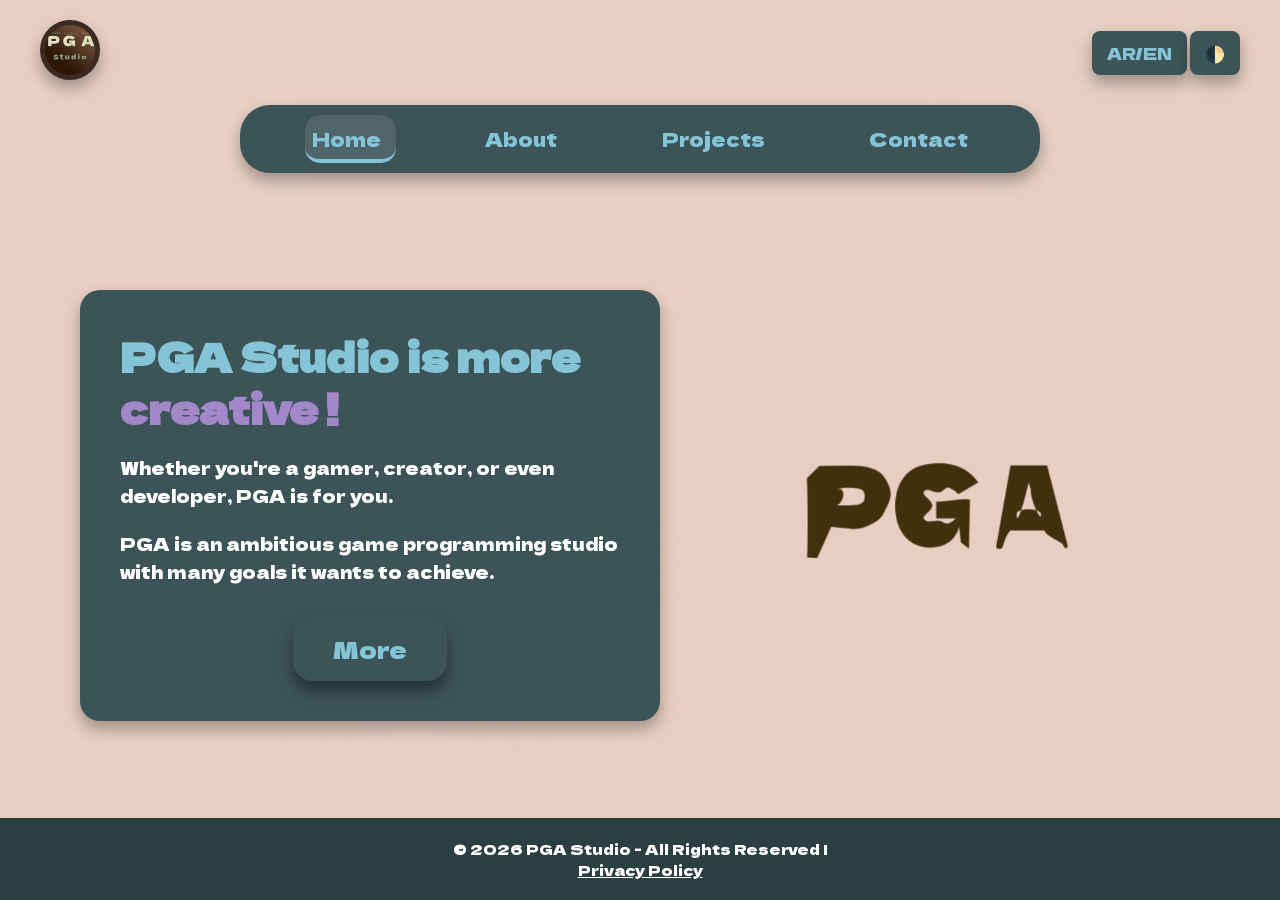
<file: index.html>
<!DOCTYPE html>
<html lang="en" dir="ltr">
<head>
    <meta charset="UTF-8">
    <meta name="viewport" content="width=device-width, initial-scale=1.0">
    <title>PGA Studio - Home</title>
    <link rel="icon" href="pgap.png" type="image/png">
    <link href="https://fonts.googleapis.com/css2?family=Dela+Gothic+One&display=swap" rel="stylesheet">
    <link rel="stylesheet" href="style.css">
</head>
<body class="light-mode">
    <header>
        <div class="top-controls">
            <div class="logo-area">
                <img src="pgap.png" alt="PGA Logo" class="clickable-asset header-logo" id="header-logo">
            </div>
            <div class="toggle-buttons">
                <button id="lang-toggle" class="btn-toggle">AR/EN</button>
                <button id="theme-toggle" class="btn-toggle">🌓</button>
            </div>
        </div>
        
        <nav>
            <ul id="nav-list">
                <li><a href="index.html" class="active" data-en="Home" data-ar="الرئيسية">Home</a></li>
                <li><a href="about.html" data-en="About" data-ar="حول">About</a></li>
                <li><a href="projects.html" data-en="Projects" data-ar="المشاريع">Projects</a></li>
                <li><a href="contact.html" data-en="Contact" data-ar="تواصل معنا">Contact</a></li>
                <div class="nav-indicator"></div>
            </ul>
        </nav>
    </header>

    <main class="home-main">
        <div class="content-box">
            <h1 data-en="PGA Studio is more <span class='highlight-purple'>creative !</span>" 
                data-ar="استوديو PGA أكثر <span class='highlight-purple'>إبداعاً !</span>">
                PGA Studio is more <span class="highlight-purple">creative !</span>
            </h1>
            
            <p data-en="Whether you're a gamer, creator, or even developer, PGA is for you." 
               data-ar="سواء كنت لاعباً، صانع محتوى، أو حتى مطوراً، PGA مناسب لك.">
                Whether you're a gamer, creator, or even developer, PGA is for you.
            </p>
            
            <p data-en="PGA is an ambitious game programming studio with many goals it wants to achieve." 
               data-ar="PGA هو استوديو برمجة ألعاب طموح لديه الكثير من الأهداف ليحققها.">
                PGA is an ambitious game programming studio with many goals it wants to achieve.
            </p>
            
            <div class="action-area">
                <a href="about.html" class="btn-more" data-en="More" data-ar="المزيد">More</a>
            </div>
        </div>

        <div class="image-box">
            <img src="pga.png" alt="PGA Image" class="clickable-asset main-image">
        </div>
    </main>

    <footer>
        <p data-en="© 2026 PGA Studio - All Rights Reserved | " data-ar="© 2026 PGA Studio - جميع الحقوق محفوظة | ">© 2026 PGA Studio - All Rights Reserved | </p>
        <p style="display: inline;"><a href="privacy.html" style="color: inherit; text-decoration: underline;" data-en="Privacy Policy" data-ar="سياسة الخصوصية">Privacy Policy</a></p>
    </footer>

    <div class="bottom-sheet-overlay" id="bottom-sheet">
        <div class="sheet-content">
            <button class="close-sheet" id="close-sheet">&times;</button>
            <h2 data-en="The Studio" data-ar="الاستوديو">The Studio</h2>
            <p data-en="Welcome to PGA Studio. We are a creative team dedicated to crafting immersive gaming experiences. Stay tuned for our upcoming projects!" 
               data-ar="مرحباً بكم في استوديو PGA. نحن فريق مبدع مكرس لتقديم تجارب ألعاب غامرة. ترقبوا مشاريعنا القادمة!">
                Welcome to PGA Studio. We are a creative team dedicated to crafting immersive gaming experiences. Stay tuned for our upcoming projects!
            </p>
        </div>
    </div>

    <script src="script.js"></script>
</body>
</html>
</file>
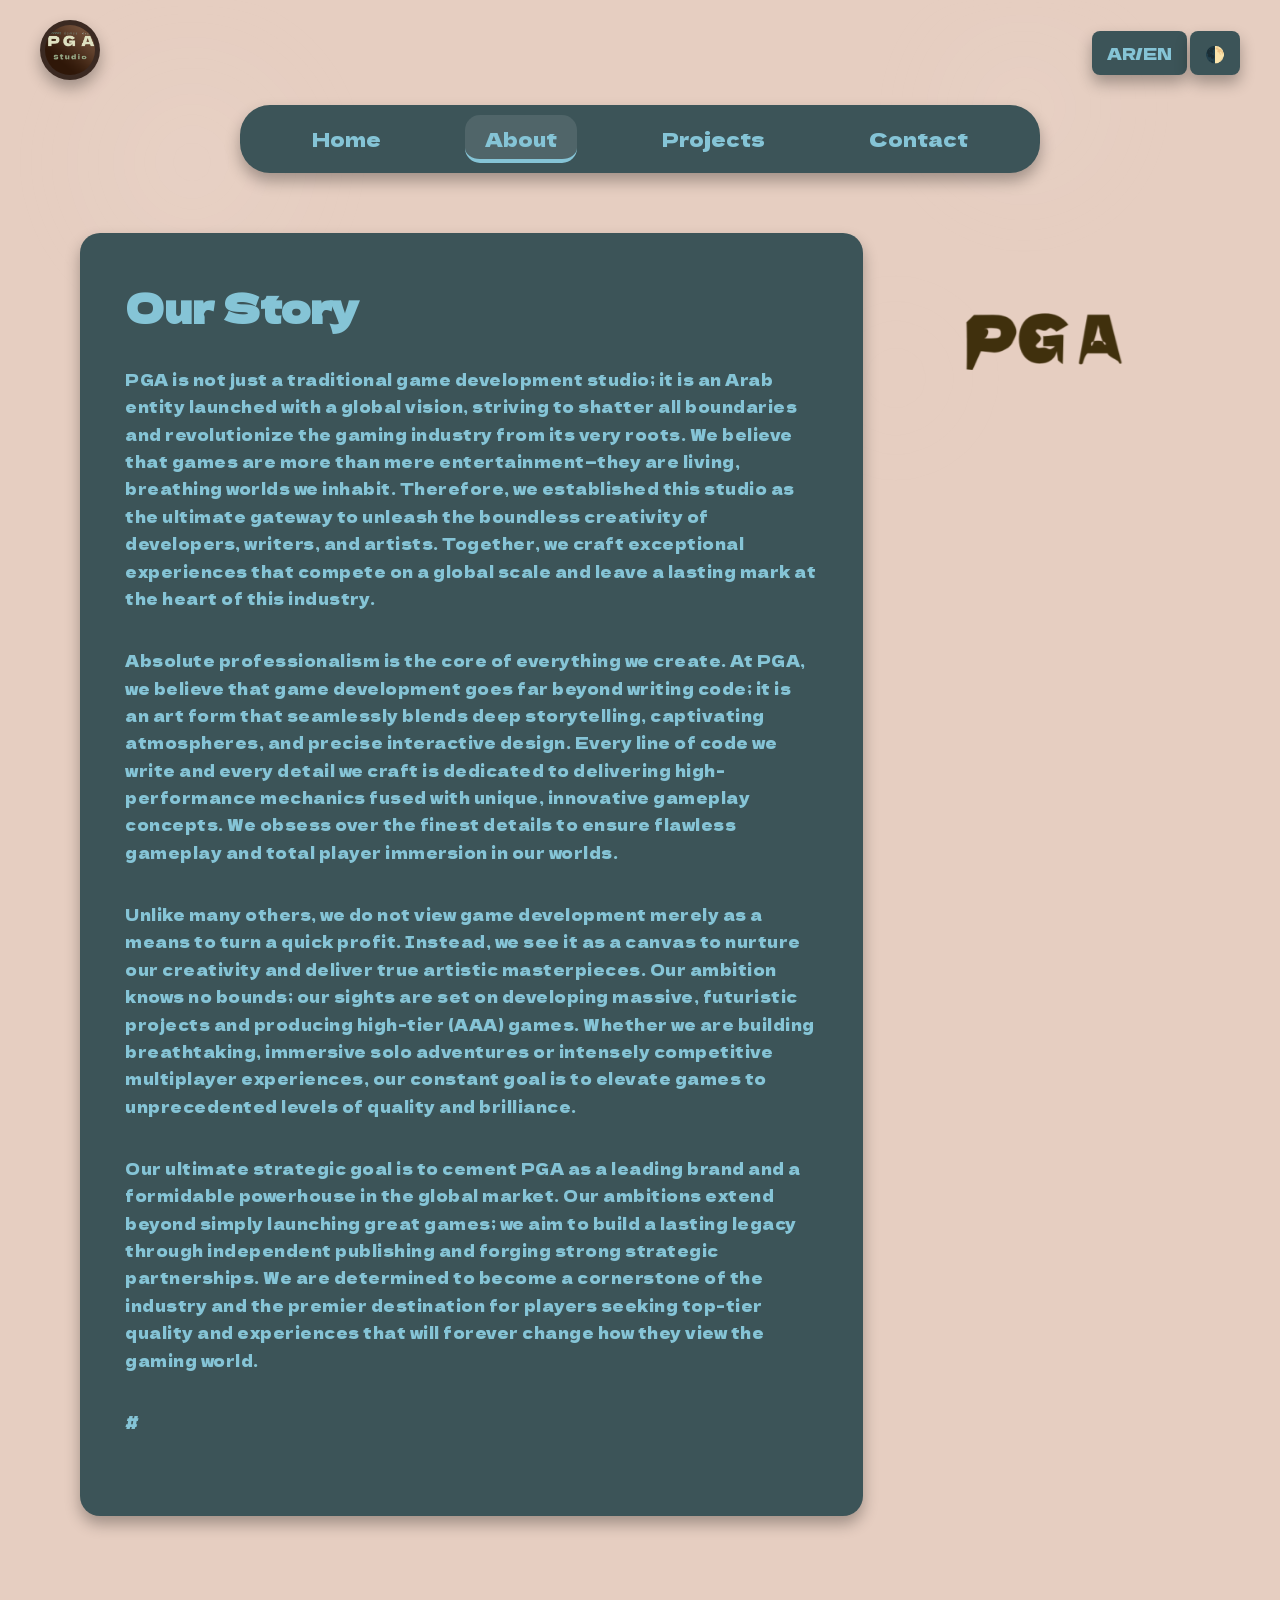
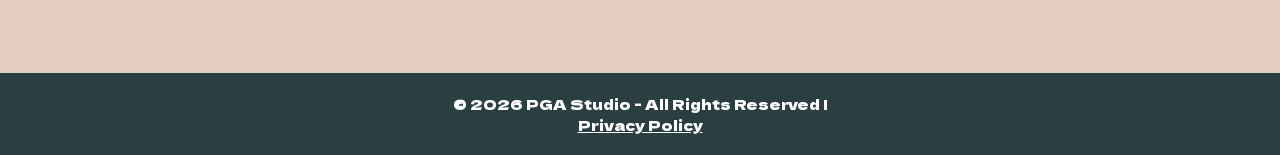
<file: about.html>
<!DOCTYPE html>
<html lang="en" dir="ltr">
<head>
    <meta charset="UTF-8">
    <meta name="viewport" content="width=device-width, initial-scale=1.0">
    <title>PGA Studio - About Us</title>
    <link rel="icon" href="pgap.png" type="image/png">
    <!-- استدعاء خط Dela Gothic One -->
    <link href="https://fonts.googleapis.com/css2?family=Dela+Gothic+One&display=swap" rel="stylesheet">
    
    <style>
        /* --- نفس الستايل العام بدون أي تغيير --- */
        :root {
            --bg-color: #e6cec1; 
            --container-bg: #3c5458;
            --text-primary: #85c4d6;
            --text-secondary: #ffffff;
            --highlight: #a288c9;
            --nav-bg: #3c5458;
            --footer-bg: #2b3e41;
            --btn-bg: #3c5458;
            --shadow: 0 8px 15px rgba(0,0,0,0.3);
        }

        .dark-mode {
            --bg-color: #1a1a2e; 
            --container-bg: #16213e;
            --text-primary: #e94560;
            --text-secondary: #f0f0f0;
            --highlight: #0f3460;
            --nav-bg: #0f3460;
            --footer-bg: #121212;
            --btn-bg: #e94560;
            --shadow: 0 8px 15px rgba(0,0,0,0.6);
        }

        * {
            margin: 0;
            padding: 0;
            box-sizing: border-box;
            font-family: "Dela Gothic One", sans-serif;
        }

        body {
            background-color: var(--bg-color);
            color: var(--text-secondary);
            transition: background-color 0.4s ease, color 0.4s ease;
            display: flex;
            flex-direction: column;
            min-height: 100vh;
            position: relative;
            overflow-x: hidden;
        }

        body::before,
        body::after {
            content: '';
            position: fixed;
            inset: 0;
            pointer-events: none;
            z-index: 0;
            transform: translateZ(0);
        }

        body::before {
            background-image:
                radial-gradient(circle at 15% 18%, rgba(255,255,255,0.14), transparent 14%),
                radial-gradient(circle at 80% 12%, rgba(255,255,255,0.12), transparent 12%),
                radial-gradient(circle at 45% 72%, rgba(255,255,255,0.08), transparent 18%);
            filter: blur(12px);
            opacity: 0.45;
            animation: drift-circles 24s ease-in-out infinite alternate;
        }

        body::after {
            background-image:
                radial-gradient(circle at 32% 82%, rgba(255,255,255,0.10), transparent 13%),
                radial-gradient(circle at 70% 42%, rgba(255,255,255,0.08), transparent 12%);
            filter: blur(16px);
            opacity: 0.28;
            animation: drift-circles 28s ease-in-out infinite alternate-reverse;
        }

        body > * {
            position: relative;
            z-index: 1;
        }

        @keyframes drift-circles {
            0% { transform: translateY(0) scale(1); }
            100% { transform: translateY(-18px) scale(1.02); }
        }

        /* --- Header & Navigation --- */
        header {
            padding: 20px 40px;
        }

        .top-controls {
            display: flex;
            justify-content: space-between;
            align-items: center;
            margin-bottom: 20px;
        }

        .header-logo {
            width: 60px;
            height: 60px;
            background-color: #3b2a22;
            border-radius: 50%;
            padding: 5px;
            cursor: pointer;
            box-shadow: var(--shadow);
            object-fit: cover;
        }

        .btn-toggle {
            background-color: var(--container-bg);
            color: var(--text-primary);
            border: none;
            padding: 10px 15px;
            border-radius: 8px;
            cursor: pointer;
            font-size: 1rem;
            box-shadow: var(--shadow);
            transition: transform 0.2s;
        }
        .btn-toggle:hover { transform: scale(1.05); }

        nav {
            background-color: var(--nav-bg);
            border-radius: 30px;
            padding: 10px 20px;
            box-shadow: var(--shadow);
            max-width: 800px;
            margin: 0 auto;
        }

        nav ul {
            list-style: none;
            display: flex;
            justify-content: space-around;
            position: relative;
        }

        nav a {
            text-decoration: none;
            color: var(--text-primary);
            font-size: 1.2rem;
            padding: 10px 20px;
            display: block;
            position: relative;
            z-index: 1;
        }

        .nav-indicator {
            position: absolute;
            bottom: 0;
            height: 100%;
            background-color: rgba(255, 255, 255, 0.1);
            border-bottom: 4px solid var(--text-primary);
            border-radius: 15px;
            z-index: 0;
            transition: all 0.4s cubic-bezier(0.25, 0.8, 0.25, 1);
        }

        /* --- تنسيقات صفحة About المخصصة للتصفح الطويل ومطابقة لـ about.jpg --- */
        .about-main {
            flex: 1;
            display: flex;
            justify-content: space-between;
            align-items: flex-start;
            padding: 40px;
            gap: 40px;
            max-width: 1200px;
            margin: 0 auto;
            /* جعل المحتوى يمتد ليعطي مساحة تصفح عمودية بطول صفحتين تقريباً */
            min-height: 160vh; 
        }

        .about-content-box {
            background-color: var(--container-bg);
            padding: 45px;
            border-radius: 20px;
            box-shadow: var(--shadow);
            flex: 1.4;
        }

        .about-content-box h1 {
            color: var(--text-primary);
            font-size: 2.5rem;
            margin-bottom: 30px;
        }

        /* تصغير حجم الخط قليلاً مقارنة بالصفحة الرئيسية لتسهيل القراءة المكثفة */
        .about-content-box p {
            font-size: 0.95rem; 
            color: var(--text-primary); /* متناسق مع اللون الموضح في الصورة about.jpg */
            margin-bottom: 35px;
            line-height: 1.8;
            letter-spacing: 0.5px;
        }

        .about-image-box {
            flex: 0.6;
            display: flex;
            justify-content: center;
            position: sticky; /* جعل الصورة ثابتة نسبياً أثناء التصفح لأسفل */
            top: 40px;
        }

        .main-image {
            max-width: 100%;
            height: auto;
            cursor: pointer;
            transition: transform 0.3s;
        }
        .main-image:hover { transform: scale(1.05); }

        /* --- Footer --- */
        footer {
            text-align: center;
            padding: 20px;
            background-color: var(--footer-bg);
            color: var(--text-secondary);
            font-size: 0.9rem;
            margin-top: 40px;
        }

        /* --- الاتجاهات RTL --- */
        [dir="rtl"] .about-content-box { text-align: right; }

        @media (max-width: 768px) {
            .about-main { flex-direction: column-reverse; align-items: center; }
            [dir="rtl"] .about-content-box { text-align: center; }
            nav ul { flex-direction: column; align-items: center; }
            .nav-indicator { display: none; }
            .about-image-box { position: relative; top: 0; }
        }
    </style>
</head>
<body class="light-mode">
    <header>
        <div class="top-controls">
            <div class="logo-area">
                <img src="pgap.png" alt="PGA Logo" class="header-logo">
            </div>
            <div class="toggle-buttons">
                <button id="lang-toggle" class="btn-toggle">AR/EN</button>
                <button id="theme-toggle" class="btn-toggle">🌓</button>
            </div>
        </div>
        
        <nav>
            <ul id="nav-list">
                <li><a href="index.html" data-en="Home" data-ar="الرئيسية">Home</a></li>
                <!-- تفعيل التبويب الحالي About ومحاذاة المؤشر عليه -->
                <li><a href="about.html" class="active" data-en="About" data-ar="حول">About</a></li>
                <li><a href="projects.html" data-en="Projects" data-ar="المشاريع">Projects</a></li>
                <li><a href="contact.html" data-en="Contact" data-ar="تواصل معنا">Contact</a></li>
                <div class="nav-indicator"></div>
            </ul>
        </nav>
    </header>

    <main class="about-main">

        <div class="about-content-box">

            <h1 data-en="Our Story" data-ar="قصتنا">Our Story</h1>

            <p data-en="PGA is not just a traditional game development studio; it is an Arab entity launched with a global vision, striving to shatter all boundaries and revolutionize the gaming industry from its very roots. We believe that games are more than mere entertainment—they are living, breathing worlds we inhabit. Therefore, we established this studio as the ultimate gateway to unleash the boundless creativity of developers, writers, and artists. Together, we craft exceptional experiences that compete on a global scale and leave a lasting mark at the heart of this industry." 
               data-ar="PGA ليس مجرد أستوديو تقليدي لتطوير الألعاب؛ بل هو الكيان العربي الذي انطلق برؤية عالمية تسعى لتحطيم كافة التحديات وتغيير مفاهيم صناعة الألعاب من جذورها. نحن نؤمن بأن الألعاب ليست مجرد وسيلة ترفيه، بل هي عوالم حية نعيش بداخلها. لذلك، قمنا بتأسيس هذا الأستوديو ليكون البوابة الكبرى التي تُطلق العنان للإبداع اللامحدود للمطورين، الكُتاب، والرسامين، ولنصنع معاً تجارب استثنائية ترتقي للتصنيف العالمي وتضع بصمتنا في قلب هذه الصناعة.">
               PGA is not just a traditional game development studio; it is an Arab entity launched with a global vision, striving to shatter all boundaries and revolutionize the gaming industry from its very roots. We believe that games are more than mere entertainment—they are living, breathing worlds we inhabit. Therefore, we established this studio as the ultimate gateway to unleash the boundless creativity of developers, writers, and artists. Together, we craft exceptional experiences that compete on a global scale and leave a lasting mark at the heart of this industry.
            </p>
            <p data-en="Absolute professionalism is the core of everything we create. At PGA, we believe that game development goes far beyond writing code; it is an art form that seamlessly blends deep storytelling, captivating atmospheres, and precise interactive design. Every line of code we write and every detail we craft is dedicated to delivering high-performance mechanics fused with unique, innovative gameplay concepts. We obsess over the finest details to ensure flawless gameplay and total player immersion in our worlds." 
               data-ar="تتجسد الاحترافية المطلقة في صميم كل ما نقوم بصنعه. نحن في PGA نؤمن بأن تطوير الألعاب لا يقتصر فقط على كتابة الكود البرمجي؛ بل هو فن يجمع بين السرد القصصي العميق، بناء الأجواء الساحرة، والتصميم التفاعلي الدقيق. كل سطر برمجي نكتبه وكل تفصيل نصممه يهدف إلى تقديم آليات لعب ميكانيكية عالية الأداء ممزوجة بأفكار فريدة ومبتكرة. نركز على أدق التفاصيل لضمان أسلوب لعب خالٍ من العيوب واندماج تام للاعبين في عوالمنا.">
               Absolute professionalism is the core of everything we create. At PGA, we believe that game development goes far beyond writing code; it is an art form that seamlessly blends deep storytelling, captivating atmospheres, and precise interactive design. Every line of code we write and every detail we craft is dedicated to delivering high-performance mechanics fused with unique, innovative gameplay concepts. We obsess over the finest details to ensure flawless gameplay and total player immersion in our worlds.
            </p>

            <p data-en="Unlike many others, we do not view game development merely as a means to turn a quick profit. Instead, we see it as a canvas to nurture our creativity and deliver true artistic masterpieces. Our ambition knows no bounds; our sights are set on developing massive, futuristic projects and producing high-tier (AAA) games. Whether we are building breathtaking, immersive solo adventures or intensely competitive multiplayer experiences, our constant goal is to elevate games to unprecedented levels of quality and brilliance." 
               data-ar="نحن لا ننظر إلى تطوير الألعاب كمجرد مشاريع لربح الأموال السريعة كغيرنا، بل نعتبره مساحة لنمو إبداعاتنا وتقديم روائع فنية. طموحنا لا يعرف الحدود، حيث نهدف إلى تطوير مشاريع مستقبلية ضخمة وإنتاج ألعاب من فئة الإنتاج العالي (AAA). سواء كنا نطور مغامرات فردية غامرة تعتصر الأنفاس، أو ألعاباً جماعية تنافسية حماسية، فإننا نسعى دائماً لأخذ الألعاب إلى مستويات غير مسبوقة من الجودة والروعة.">
               Unlike many others, we do not view game development merely as a means to turn a quick profit. Instead, we see it as a canvas to nurture our creativity and deliver true artistic masterpieces. Our ambition knows no bounds; our sights are set on developing massive, futuristic projects and producing high-tier (AAA) games. Whether we are building breathtaking, immersive solo adventures or intensely competitive multiplayer experiences, our constant goal is to elevate games to unprecedented levels of quality and brilliance.
            </p>

            <p data-en="Our ultimate strategic goal is to cement PGA as a leading brand and a formidable powerhouse in the global market. Our ambitions extend beyond simply launching great games; we aim to build a lasting legacy through independent publishing and forging strong strategic partnerships. We are determined to become a cornerstone of the industry and the premier destination for players seeking top-tier quality and experiences that will forever change how they view the gaming world." 
               data-ar="إن هدفنا الاستراتيجي هو ترسيخ اسم PGA كعلامة رائدة وقوة لا يستهان بها في السوق العالمي. لا يقتصر طموحنا على إطلاق ألعاب قوية فحسب، بل يمتد إلى بناء إرث حقيقي من خلال النشر المستقل وتكوين شراكات استراتيجية قوية. نحن نهدف إلى أن نكون الرقم الصعب والوجهة الأولى للاعبين الذين يبحثون عن الجودة العالية، والتجارب التي تغير نظرتهم لعالم الألعاب للأبد.">
                Our ultimate strategic goal is to cement PGA as a leading brand and a formidable powerhouse in the global market. Our ambitions extend beyond simply launching great games; we aim to build a lasting legacy through independent publishing and forging strong strategic partnerships. We are determined to become a cornerstone of the industry and the premier destination for players seeking top-tier quality and experiences that will forever change how they view the gaming world.
            </p>
            
            <p data-en="#" 
                data-ar="في PGA، نحن نكتب المستقبل بأيدينا. هذا الأستوديو هو المكان الذي تتحول فيه الأفكار المستحيلة إلى واقع ملموس، وهو الوعد الذي نقطعه لمجتمع اللاعبين بأن نقدم لهم أفضل التجارب التي ستُخلد في ذاكرتهم. نحن هنا لنصنع الفارق، ونرحب بكم لتكونوا جزءاً من رحلتنا نحو إعادة تعريف عالم الألعاب.">
                At PGA, we are writing the future with our own hands. This studio is where impossible ideas transform into tangible reality. It is our promise to the gaming community: to deliver the greatest experiences that will be etched in their memories forever. We are here to make a real difference, and we invite you to join us on our journey to redefine the world of gaming.                </p>
        </div>

        <div class="about-image-box">
            <img src="pga.png" alt="PGA Image" class="main-image">
        </div>
    </main>

    <footer>
        <p data-en="© 2026 PGA Studio - All Rights Reserved | " data-ar="© 2026 PGA Studio - جميع الحقوق محفوظة | ">© 2026 PGA Studio - All Rights Reserved | </p>
        <p style="display: inline;"><a href="privacy.html" style="color: inherit; text-decoration: underline;" data-en="Privacy Policy" data-ar="سياسة الخصوصية">Privacy Policy</a></p>
    </footer>

    <script>
        document.addEventListener('DOMContentLoaded', () => {

            // --- 1. Navbar Active Animation ---
            const updateIndicator = () => {
                const activeLink = document.querySelector('nav a.active');
                const indicator = document.querySelector('.nav-indicator');
                
                if (activeLink && indicator) {
                    indicator.style.width = `${activeLink.offsetWidth}px`;
                    indicator.style.left = `${activeLink.offsetLeft}px`;
                }
            };

            updateIndicator();
            window.addEventListener('resize', updateIndicator);

            // --- 2. Theme Switcher ---
            const themeBtn = document.getElementById('theme-toggle');
            const body = document.body;

            if(localStorage.getItem('theme') === 'dark') {
                body.classList.replace('light-mode', 'dark-mode');
            }

            themeBtn.addEventListener('click', () => {
                if (body.classList.contains('light-mode')) {
                    body.classList.replace('light-mode', 'dark-mode');
                    localStorage.setItem('theme', 'dark');
                } else {
                    body.classList.replace('dark-mode', 'light-mode');
                    localStorage.setItem('theme', 'light');
                }
            });

            // --- 3. Language Switcher (Localization) ---
            const langBtn = document.getElementById('lang-toggle');
            const storedLang = localStorage.getItem('selectedLang');
            let currentLang = storedLang || document.documentElement.lang || 'en';

            const arabicLinkId = 'arabic-fonts';
            const ensureArabicFont = (enable) => {
                if (enable) {
                    if (!document.getElementById(arabicLinkId)) {
                        const link = document.createElement('link');
                        link.id = arabicLinkId;
                        link.rel = 'stylesheet';
                        link.href = 'fonts.css';
                        document.head.appendChild(link);
                    }
                } else {
                    const existing = document.getElementById(arabicLinkId);
                    if (existing) existing.remove();
                }
            };

            const setLanguage = (lang) => {
                currentLang = lang;
                document.documentElement.lang = lang;
                document.documentElement.dir = lang === 'ar' ? 'rtl' : 'ltr';
                document.querySelectorAll('[data-en][data-ar]').forEach(el => {
                    el.innerHTML = el.getAttribute(`data-${lang}`);
                });
                ensureArabicFont(lang === 'ar');
                localStorage.setItem('selectedLang', lang);
                setTimeout(updateIndicator, 50);
            };

            setLanguage(currentLang);

            langBtn.addEventListener('click', () => {
                setLanguage(currentLang === 'en' ? 'ar' : 'en');
            });
        });
    </script>
</body>
</html>
</file>
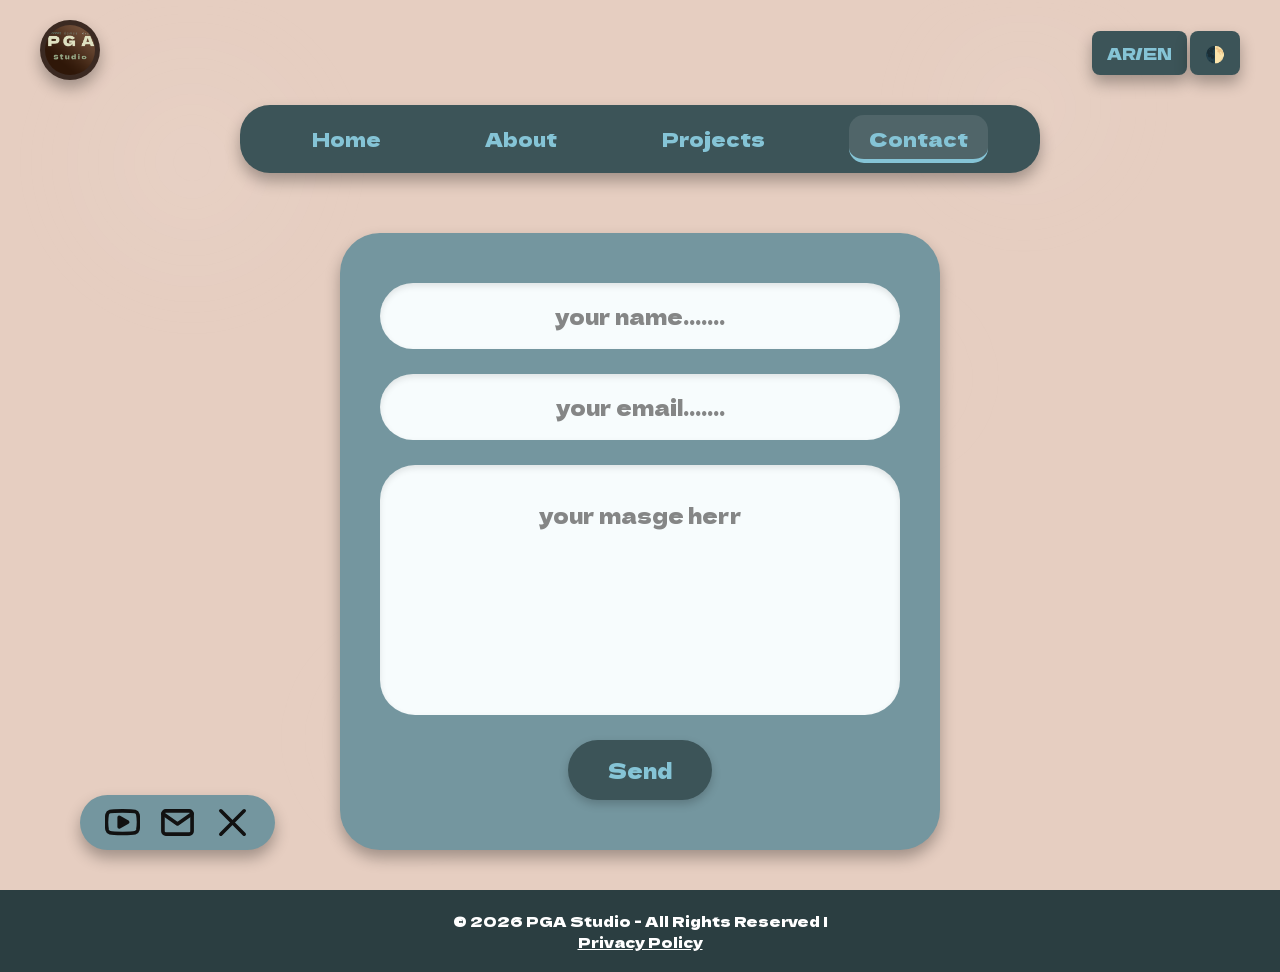
<file: contact.html>
<!DOCTYPE html>
<html lang="en" dir="ltr">
<head>
    <meta charset="UTF-8">
    <meta name="viewport" content="width=device-width, initial-scale=1.0">
    <title>PGA Studio - Contact Us</title>
    <link rel="icon" href="pgap.png" type="image/png">
    <!-- استدعاء خط Dela Gothic One -->
    <link href="https://fonts.googleapis.com/css2?family=Dela+Gothic+One&display=swap" rel="stylesheet">
    
    <style>
        /* --- الثيمات والألوان العامة الثابتة (مطابقة للتصميم الأصلي) --- */
        :root {
            --bg-color: #e6cec1; 
            --container-bg: #3c5458;
            --form-bg: #74969f; /* لون الصندوق المائل للأزرق الفاتح من الصورة contact.jpg */
            --text-primary: #85c4d6;
            --text-secondary: #ffffff;
            --input-text: #111111;
            --highlight: #a288c9;
            --nav-bg: #3c5458;
            --footer-bg: #2b3e41;
            --shadow: 0 8px 15px rgba(0,0,0,0.3);
        }

        .dark-mode {
            --bg-color: #1a1a2e; 
            --container-bg: #16213e;
            --form-bg: #2a4158;
            --text-primary: #e94560;
            --text-secondary: #f0f0f0;
            --input-text: #111111;
            --highlight: #0f3460;
            --nav-bg: #0f3460;
            --footer-bg: #121212;
            --shadow: 0 8px 15px rgba(0,0,0,0.6);
        }

        * {
            margin: 0;
            padding: 0;
            box-sizing: border-box;
            font-family: "Dela Gothic One", sans-serif;
        }

        body {
            background-color: var(--bg-color);
            color: var(--text-secondary);
            transition: background-color 0.4s ease, color 0.4s ease;
            display: flex;
            flex-direction: column;
            min-height: 100vh;
            position: relative;
            overflow-x: hidden;
        }

        body::before,
        body::after {
            content: '';
            position: fixed;
            inset: 0;
            pointer-events: none;
            z-index: 0;
            transform: translateZ(0);
        }

        body::before {
            background-image:
                radial-gradient(circle at 15% 18%, rgba(255,255,255,0.14), transparent 14%),
                radial-gradient(circle at 80% 12%, rgba(255,255,255,0.12), transparent 12%),
                radial-gradient(circle at 45% 72%, rgba(255,255,255,0.08), transparent 18%);
            filter: blur(12px);
            opacity: 0.45;
            animation: drift-circles 24s ease-in-out infinite alternate;
        }

        body::after {
            background-image:
                radial-gradient(circle at 32% 82%, rgba(255,255,255,0.10), transparent 13%),
                radial-gradient(circle at 70% 42%, rgba(255,255,255,0.08), transparent 12%);
            filter: blur(16px);
            opacity: 0.28;
            animation: drift-circles 28s ease-in-out infinite alternate-reverse;
        }

        body > * {
            position: relative;
            z-index: 1;
        }

        @keyframes drift-circles {
            0% { transform: translateY(0) scale(1); }
            100% { transform: translateY(-18px) scale(1.02); }
        }

        /* --- شريط التنقل العلوي --- */
        header { padding: 20px 40px; }

        .top-controls {
            display: flex;
            justify-content: space-between;
            align-items: center;
            margin-bottom: 20px;
        }

        .header-logo {
            width: 60px;
            height: 60px;
            background-color: #3b2a22;
            border-radius: 50%;
            padding: 5px;
            cursor: pointer;
            box-shadow: var(--shadow);
            object-fit: cover;
        }

        .btn-toggle {
            background-color: var(--container-bg);
            color: var(--text-primary);
            border: none;
            padding: 10px 15px;
            border-radius: 8px;
            cursor: pointer;
            font-size: 1rem;
            box-shadow: var(--shadow);
            transition: transform 0.2s;
        }
        .btn-toggle:hover { transform: scale(1.05); }

        nav {
            background-color: var(--nav-bg);
            border-radius: 30px;
            padding: 10px 20px;
            box-shadow: var(--shadow);
            max-width: 800px;
            margin: 0 auto;
        }

        nav ul {
            list-style: none;
            display: flex;
            justify-content: space-around;
            position: relative;
        }

        nav a {
            text-decoration: none;
            color: var(--text-primary);
            font-size: 1.2rem;
            padding: 10px 20px;
            display: block;
            position: relative;
            z-index: 1;
        }

        .nav-indicator {
            position: absolute;
            bottom: 0;
            height: 100%;
            background-color: rgba(255, 255, 255, 0.1);
            border-bottom: 4px solid var(--text-primary);
            border-radius: 15px;
            z-index: 0;
            transition: all 0.4s cubic-bezier(0.25, 0.8, 0.25, 1);
        }

        /* --- محاذاة وتنسيق التصميم الداخلي لصفحة التواصل --- */
        .contact-main {
            flex: 1;
            display: flex;
            justify-content: center;
            align-items: center;
            padding: 40px;
            position: relative;
            max-width: 1200px;
            margin: 0 auto;
            width: 100%;
        }

        .contact-container {
            background-color: var(--form-bg);
            padding: 50px 40px;
            border-radius: 40px;
            box-shadow: var(--shadow);
            width: 100%;
            max-width: 600px;
            display: flex;
            flex-direction: column;
            gap: 25px;
        }

        /* مطابقة المدخلات لشكل الكبسولة البيضاء بالوسط تماماً */
        .contact-input, .contact-textarea {
            width: 100%;
            border: none;
            outline: none;
            background-color: #f7fcfd; 
            color: var(--input-text);
            font-size: 1.3rem;
            padding: 18px 25px;
            border-radius: 40px; 
            text-align: center; 
            box-shadow: inset 0 3px 6px rgba(0,0,0,0.1);
        }

        .contact-textarea {
            border-radius: 35px; 
            min-height: 250px;
            resize: none;
            padding-top: 35px;
        }

        ::placeholder {
            color: #555;
            opacity: 0.7;
        }

        .submit-btn {
            background-color: var(--container-bg);
            color: var(--text-primary);
            border: none;
            padding: 15px 40px;
            border-radius: 30px;
            font-size: 1.3rem;
            cursor: pointer;
            transition: transform 0.3s;
            align-self: center;
            box-shadow: 0 4px 10px rgba(0,0,0,0.2);
        }
        .submit-btn:hover {
            transform: scale(1.05);
        }

        /* --- صندوق الأيقونات أسفل اليسار تماماً كما بالصورة --- */
        .social-box {
            position: absolute;
            bottom: 40px;
            left: 40px;
            background-color: var(--form-bg);
            padding: 10px 25px;
            border-radius: 30px;
            display: flex;
            gap: 20px;
            box-shadow: var(--shadow);
            align-items: center;
        }

        .social-link {
            text-decoration: none;
            display: flex;
            align-items: center;
            justify-content: center;
            transition: transform 0.2s;
        }
        .social-link:hover { transform: scale(1.15); }

        .social-link svg {
            width: 35px;
            height: 35px;
            fill: none;
            stroke: #111;
            stroke-width: 2.5;
            stroke-linecap: round;
            stroke-linejoin: round;
        }

        /* الاتجاهات عند قلب اللغة للعربية */
        [dir="rtl"] .social-box { left: auto; right: 40px; }

        @media (max-width: 768px) {
            .contact-main { padding: 20px; flex-direction: column; }
            nav ul { flex-direction: column; align-items: center; }
            .nav-indicator { display: none; }
            .contact-container { padding: 30px 20px; }
            .social-box { position: relative; bottom: 0; left: 0; right: 0; margin-top: 30px; justify-content: center; }
        }

        footer {
            text-align: center;
            padding: 20px;
            background-color: var(--footer-bg);
            color: var(--text-secondary);
            font-size: 0.9rem;
        }
      
    </style>
</head>
<body class="light-mode">
    <header>
        <div class="top-controls">
            <div class="logo-area">
                <img src="pgap.png" alt="PGA Logo" class="header-logo">
            </div>
            <div class="toggle-buttons">
                <button id="lang-toggle" class="btn-toggle">AR/EN</button>
                <button id="theme-toggle" class="btn-toggle">🌓</button>
            </div>
        </div>
        
        <nav>
            <ul id="nav-list">
                <li><a href="index.html" data-en="Home" data-ar="الرئيسية">Home</a></li>
                <li><a href="about.html" data-en="About" data-ar="حول">About</a></li>
                <li><a href="projects.html" data-en="Projects" data-ar="المشاريع">Projects</a></li>
                <li><a href="contact.html" class="active" data-en="Contact" data-ar="تواصل معنا">Contact</a></li>
                <div class="nav-indicator"></div>
            </ul>
        </nav>
    </header>

    <main class="contact-main">
        
        <!-- الأيقونات الاجتماعية أسفل اليسار مأخوذة من رسم contact.jpg -->
        <div class="social-box">
            <!-- يوتيوب -->
            <a href="https://www.youtube.com/channel/UCJj2gu-9UiTgOGZY-8tkG-g" class="social-link" title="YouTube" target="_blank" rel="noopener noreferrer">
                <svg viewBox="0 0 24 24"><path d="M22.54 6.42a2.78 2.78 0 0 0-1.94-2C18.88 4 12 4 12 4s-6.88 0-8.6.46a2.78 2.78 0 0 0-1.94 2A29 29 0 0 0 1 11.75a29 29 0 0 0 .46 5.33 2.78 2.78 0 0 0 1.94 2c1.72.46 8.6.46 8.6.46s6.88 0 8.6-.46a2.78 2.78 0 0 0 1.94-2 29 29 0 0 0 .46-5.33 29 29 0 0 0-.46-5.33z"></path><polygon points="9.75 15.02 15.5 11.75 9.75 8.48 9.75 15.02" fill="#111"></polygon></svg>
            </a>
            <!-- البريد -->
            <a href="gmail.html" class="social-link" title="Email" target="_blank" rel="noopener noreferrer">
                <svg viewBox="0 0 24 24"><path d="M4 4h16c1.1 0 2 .9 2 2v12c0 1.1-.9 2-2 2H4c-1.1 0-2-.9-2-2V6c0-1.1.9-2 2-2z"></path><polyline points="22,6 12,13 2,6"></polyline></svg>
            </a>
            <!-- تويتر / X -->
            <a href="https://x.com/PGA_Studio_3" class="social-link" title="X" target="_blank" rel="noopener noreferrer">
                <svg viewBox="0 0 24 24"><line x1="4" y1="4" x2="20" y2="20"></line><line x1="20" y1="4" x2="4" y2="20"></line></svg>
            </a>
        </div>

        <!-- حقول الفورم المحدثة والمستقرة والآمنة لتفادي الـ Crash -->
        <form class="contact-container" action="https://formspree.io/f/mojboked" method="POST" id="contactForm">
            
            <!-- حقل الاسم المكتوب داخله تلميح التصميم المرفق -->
            <input type="text" name="name" class="contact-input" id="input-name" required placeholder="your name.......">
            
            <!-- حقل الإيميل المخفي وظيفياً والمطلوب للاستقبال النظيف -->
            <input type="email" name="email" class="contact-input" id="input-email" required placeholder="your email.......">
            
            <!-- مربع الرسالة الكبير -->
            <textarea name="message" class="contact-textarea" id="input-message" required placeholder="your masge herr"></textarea>
            
            <input type="hidden" name="_captcha" value="false">
            <input type="hidden" name="_next" value="https://pgastoudio.github.io/PGA-Website/thx.html">
            <button type="submit" class="submit-btn" id="submit-btn" >
                <span data-en="Send" data-ar= "إرسال"  >Send</span>
            </button>

        </form>

    </main>

    <footer>
        <p data-en="© 2026 PGA Studio - All Rights Reserved | " data-ar="© 2026 PGA Studio - جميع الحقوق محفوظة | ">© 2026 PGA Studio - All Rights Reserved | </p>
        <p style="display: inline;"><a href="privacy.html" style="color: inherit; text-decoration: underline;" data-en="Privacy Policy" data-ar="سياسة الخصوصية">Privacy Policy</a></p>
    </footer>

    <script>
        document.addEventListener('DOMContentLoaded', () => {

            const form = document.getElementById('contactForm');

            // --- 1. حركة وتحديث مؤشر الـ Navbar الشامل الفوري ---
            const updateIndicator = () => {
                const activeLink = document.querySelector('nav a.active');
                const indicator = document.querySelector('.nav-indicator');
                
                if (activeLink && indicator) {
                    indicator.style.width = `${activeLink.offsetWidth}px`;
                    indicator.style.left = `${activeLink.offsetLeft}px`;
                }
            };
            updateIndicator();
            window.addEventListener('resize', updateIndicator);

            // --- 2. التبديل الفوري بين الأوضاع الليلي والنهاري وحفظه تلقائياً ---
            const themeBtn = document.getElementById('theme-toggle');
            const body = document.body;

            if(localStorage.getItem('theme') === 'dark') {
                body.classList.replace('light-mode', 'dark-mode');
            }

            themeBtn.addEventListener('click', () => {
                if (body.classList.contains('light-mode')) {
                    body.classList.replace('light-mode', 'dark-mode');
                    localStorage.setItem('theme', 'dark');
                } else {
                    body.classList.replace('dark-mode', 'light-mode');
                    localStorage.setItem('theme', 'light');
                }
            });

            // --- 3. ترجمة الحقول والـ Placeholders الحية عند الضغط على زر اللغات ---
            const langBtn = document.getElementById('lang-toggle');
            const storedLang = localStorage.getItem('selectedLang');
            let currentLang = storedLang || document.documentElement.lang || 'en';

            const arabicLinkId = 'arabic-fonts';
            const ensureArabicFont = (enable) => {
                if (enable) {
                    if (!document.getElementById(arabicLinkId)) {
                        const link = document.createElement('link');
                        link.id = arabicLinkId;
                        link.rel = 'stylesheet';
                        link.href = 'fonts.css';
                        document.head.appendChild(link);
                    }
                } else {
                    const existing = document.getElementById(arabicLinkId);
                    if (existing) existing.remove();
                }
            };

            ensureArabicFont(currentLang === 'ar');

            const inputName = document.getElementById('input-name');
            const inputEmail = document.getElementById('input-email');
            const inputMessage = document.getElementById('input-message');

            const setLanguage = (lang) => {
                currentLang = lang;
                document.documentElement.lang = lang;
                document.documentElement.dir = lang === 'ar' ? 'rtl' : 'ltr';

                const translatableElements = document.querySelectorAll('[data-en][data-ar]');
                translatableElements.forEach(el => {
                    el.innerHTML = el.getAttribute(`data-${lang}`);
                });

                if (lang === 'ar') {
                    inputName.placeholder = "اسمك.......";
                    inputEmail.placeholder = "بريدك الإلكتروني.......";
                    inputMessage.placeholder = "رسالتك هنا.......";
                } else {
                    inputName.placeholder = "your name.......";
                    inputEmail.placeholder = "your email.......";
                    inputMessage.placeholder = "your masge herr";
                }

                ensureArabicFont(lang === 'ar');
                localStorage.setItem('selectedLang', lang);
                setTimeout(updateIndicator, 50);
            };

            setLanguage(currentLang);

            langBtn.addEventListener('click', () => {
                setLanguage(currentLang === 'en' ? 'ar' : 'en');
            });

            const submitText = document.querySelector('#submit-btn span');
            const submitButton = document.getElementById('submit-btn');

            form.addEventListener('submit', async (event) => {
                event.preventDefault();
                submitButton.disabled = true;
                submitText.textContent = currentLang === 'ar' ? 'جاري الإرسال...' : 'Sending...';

                const formData = new FormData(form);
                try {
                    const response = await fetch(form.action, {
                        method: 'POST',
                        body: formData,
                        headers: { 'Accept': 'application/json' }
                    });

                    if (response.ok) {
                        window.location.href = 'https://pgastoudio.github.io/PGA-Website/thx.html';
                        return;
                    }

                    throw new Error('Form submission failed');
                } catch (error) {
                    alert(currentLang === 'ar' ? 'نأسف، حدث خطأ في الإرسال. حاول مرة أخرى.' : 'Sorry, submission failed. Please try again.');
                    submitButton.disabled = false;
                    submitText.textContent = currentLang === 'ar' ? 'إرسال' : 'Send';
                }
            });
        });
    </script>
</body>
</html>
</file>
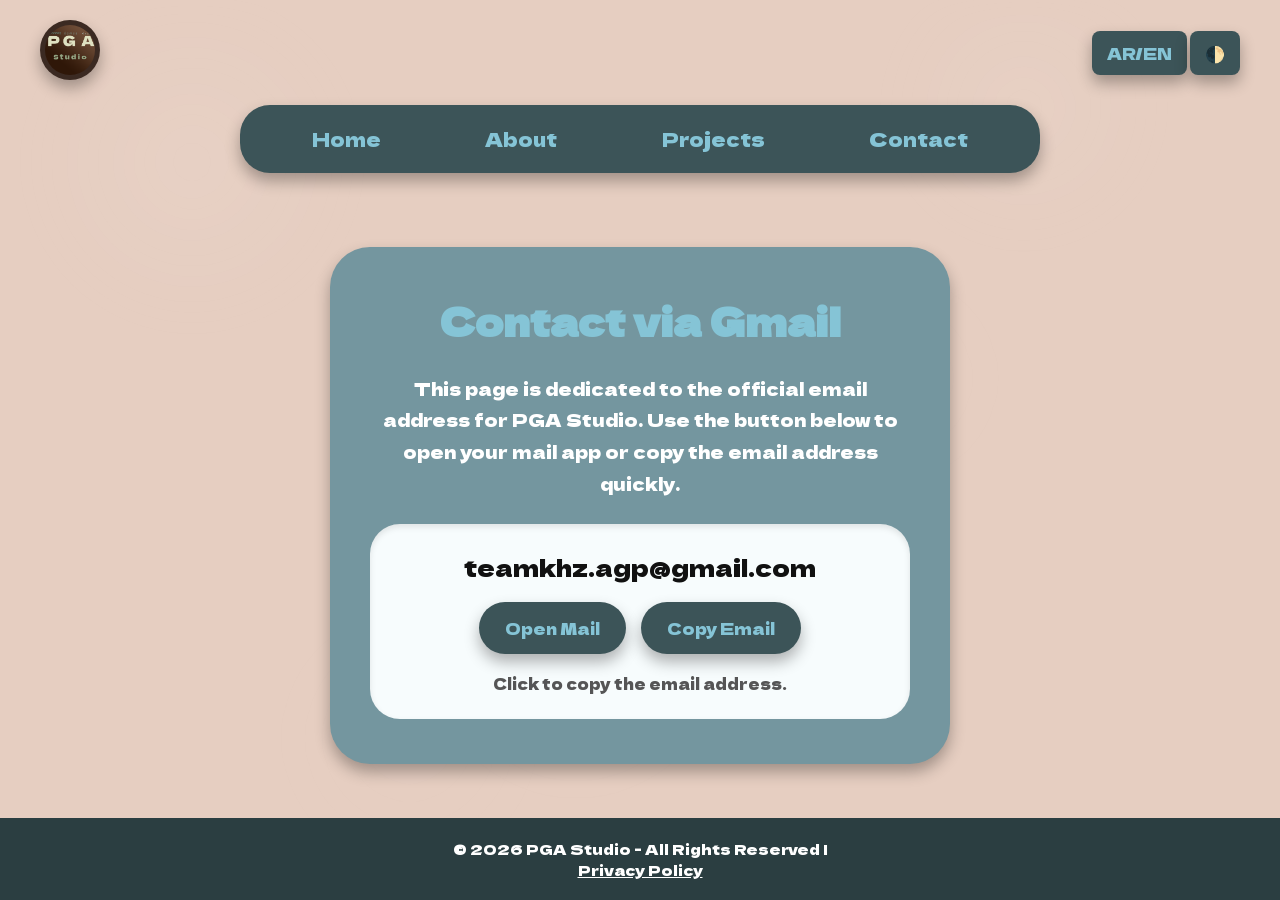
<file: gmail.html>
﻿<!DOCTYPE html>
<html lang="en" dir="ltr">
<head>
    <meta charset="UTF-8">
    <meta name="viewport" content="width=device-width, initial-scale=1.0">
    <title>PGA Studio - Gmail</title>
    <link rel="icon" href="pgap.png" type="image/png">
    <!-- استدعاء خط Dela Gothic One -->
    <link href="https://fonts.googleapis.com/css2?family=Dela+Gothic+One&display=swap" rel="stylesheet">
    <style>
        :root {
            --bg-color: #e6cec1;
            --container-bg: #3c5458;
            --form-bg: #74969f;
            --text-primary: #85c4d6;
            --text-secondary: #ffffff;
            --text-dark: #111111;
            --highlight: #a288c9;
            --nav-bg: #3c5458;
            --footer-bg: #2b3e41;
            --shadow: 0 8px 15px rgba(0,0,0,0.3);
        }

        .dark-mode {
            --bg-color: #1a1a2e;
            --container-bg: #16213e;
            --form-bg: #2a4158;
            --text-primary: #e94560;
            --text-secondary: #f0f0f0;
            --text-dark: #0a0a0a;
            --highlight: #0f3460;
            --nav-bg: #0f3460;
            --footer-bg: #121212;
            --shadow: 0 8px 15px rgba(0,0,0,0.6);
        }

        * {
            margin: 0;
            padding: 0;
            box-sizing: border-box;
            font-family: 'Dela Gothic One', sans-serif;
        }

        body {
            background-color: var(--bg-color);
            color: var(--text-secondary);
            min-height: 100vh;
            display: flex;
            flex-direction: column;
            transition: background-color 0.4s ease, color 0.4s ease;
            position: relative;
            overflow-x: hidden;
        }

        body::before,
        body::after {
            content: '';
            position: fixed;
            inset: 0;
            pointer-events: none;
            z-index: 0;
            transform: translateZ(0);
        }

        body::before {
            background-image:
                radial-gradient(circle at 15% 18%, rgba(255,255,255,0.14), transparent 14%),
                radial-gradient(circle at 80% 12%, rgba(255,255,255,0.12), transparent 12%),
                radial-gradient(circle at 45% 72%, rgba(255,255,255,0.08), transparent 18%);
            filter: blur(12px);
            opacity: 0.45;
            animation: drift-circles 24s ease-in-out infinite alternate;
        }

        body::after {
            background-image:
                radial-gradient(circle at 32% 82%, rgba(255,255,255,0.10), transparent 13%),
                radial-gradient(circle at 70% 42%, rgba(255,255,255,0.08), transparent 12%);
            filter: blur(16px);
            opacity: 0.28;
            animation: drift-circles 28s ease-in-out infinite alternate-reverse;
        }

        body > * {
            position: relative;
            z-index: 1;
        }

        @keyframes drift-circles {
            0% { transform: translateY(0) scale(1); }
            100% { transform: translateY(-18px) scale(1.02); }
        }

        header { padding: 20px 40px; }

        .top-controls {
            display: flex;
            justify-content: space-between;
            align-items: center;
            margin-bottom: 20px;
        }

        .header-logo {
            width: 60px;
            height: 60px;
            background-color: #3b2a22;
            border-radius: 50%;
            padding: 5px;
            cursor: pointer;
            box-shadow: var(--shadow);
            object-fit: cover;
        }

        .btn-toggle {
            background-color: var(--container-bg);
            color: var(--text-primary);
            border: none;
            padding: 10px 15px;
            border-radius: 8px;
            cursor: pointer;
            font-size: 1rem;
            box-shadow: var(--shadow);
            transition: transform 0.2s;
        }
        .btn-toggle:hover { transform: scale(1.05); }

        nav {
            background-color: var(--nav-bg);
            border-radius: 30px;
            padding: 10px 20px;
            box-shadow: var(--shadow);
            max-width: 800px;
            margin: 0 auto;
        }

        nav ul {
            list-style: none;
            display: flex;
            justify-content: space-around;
            position: relative;
        }

        nav a {
            text-decoration: none;
            color: var(--text-primary);
            font-size: 1.2rem;
            padding: 10px 20px;
            display: block;
            position: relative;
            z-index: 1;
        }

        .nav-indicator {
            position: absolute;
            bottom: 0;
            height: 100%;
            background-color: rgba(255, 255, 255, 0.1);
            border-bottom: 4px solid var(--text-primary);
            border-radius: 15px;
            z-index: 0;
            transition: all 0.4s cubic-bezier(0.25, 0.8, 0.25, 1);
        }

        .gmail-main {
            flex: 1;
            display: flex;
            justify-content: center;
            align-items: center;
            padding: 40px;
            width: 100%;
            max-width: 1200px;
            margin: 0 auto;
        }

        .gmail-card {
            background-color: var(--form-bg);
            padding: 45px 40px;
            border-radius: 40px;
            box-shadow: var(--shadow);
            width: 100%;
            max-width: 620px;
            display: flex;
            flex-direction: column;
            gap: 25px;
            text-align: center;
        }

        .gmail-card h1 {
            font-size: 2.4rem;
            color: var(--text-primary);
        }

        .gmail-card p {
            font-size: 1.1rem;
            color: var(--text-secondary);
            line-height: 1.8;
        }

        .email-box {
            background-color: #f7fcfd;
            color: var(--text-dark);
            border-radius: 30px;
            padding: 25px 30px;
            box-shadow: inset 0 3px 6px rgba(0,0,0,0.1);
            display: flex;
            flex-direction: column;
            gap: 18px;
            align-items: center;
        }

        .email-text {
            font-size: 1.5rem;
            word-break: break-all;
        }

        .email-actions {
            display: flex;
            gap: 15px;
            flex-wrap: wrap;
            justify-content: center;
        }

        .email-link,
        .copy-btn {
            background-color: var(--container-bg);
            color: var(--text-primary);
            text-decoration: none;
            border: none;
            padding: 14px 26px;
            border-radius: 30px;
            font-size: 1rem;
            cursor: pointer;
            box-shadow: var(--shadow);
            transition: transform 0.2s;
        }

        .email-link:hover,
        .copy-btn:hover { transform: scale(1.05); }

        .hint-text {
            color: rgba(31, 29, 29, 0.75);
            font-size: 0.95rem;
        }

        footer {
            text-align: center;
            padding: 20px;
            background-color: var(--footer-bg);
            color: var(--text-secondary);
            font-size: 0.9rem;
        }

        @media (max-width: 768px) {
            header { padding: 20px; }
            nav ul { flex-direction: column; align-items: center; }
            .nav-indicator { display: none; }
            .gmail-main { padding: 20px; }
            .gmail-card { padding: 30px 20px; }
        }
    </style>
</head>
<body class="light-mode">
    <header>
        <div class="top-controls">
            <div class="logo-area">
                <img src="pgap.png" alt="PGA Logo" class="header-logo">
            </div>
            <div class="toggle-buttons">
                <button id="lang-toggle" class="btn-toggle">AR/EN</button>
                <button id="theme-toggle" class="btn-toggle">🌓</button>
            </div>
        </div>

        <nav>
            <ul id="nav-list">
                <li><a href="index.html" data-en="Home" data-ar="الرئيسية">Home</a></li>
                <li><a href="about.html" data-en="About" data-ar="حول">About</a></li>
                <li><a href="projects.html" data-en="Projects" data-ar="المشاريع">Projects</a></li>
                <li><a href="contact.html" data-en="Contact" data-ar="تواصل معنا">Contact</a></li>

                <div class="nav-indicator"></div>
            </ul>
        </nav>
    </header>

    <main class="gmail-main">
        <section class="gmail-card">
            <h1 data-en="Contact via Gmail" data-ar="اتصل عبر الجيميل">Contact via Gmail</h1>
            <p data-en="This page is dedicated to the official email address for PGA Studio. Use the button below to open your mail app or copy the email address quickly." data-ar="هذه الصفحة مخصصة للبريد الرسمي لـ PGA Studio. استخدم الزر أدناه لفتح تطبيق البريد أو نسخ العنوان بسرعة.">This page is dedicated to the official email address for PGA Studio. Use the button below to open your mail app or copy the email address quickly.</p>

            <div class="email-box">
                <div class="email-text" id="emailText">teamkhz.agp@gmail.com</div>
                <div class="email-actions">
                    <a href="mailto:teamkhz.agp@gmail.com" class="email-link" id="openMail" data-en="Open Mail" data-ar="فتح البريد">Open Mail</a>
                    <button class="copy-btn" id="copyEmail" data-en="Copy Email" data-ar="نسخ البريد">Copy Email</button>
                </div>
                <div class="hint-text" id="copyHint" data-en="Click to copy the email address." data-ar="انقر لنسخ عنوان البريد.">Click to copy the email address.</div>
            </div>
        </section>
    </main>

    <footer>
        <p data-en="© 2026 PGA Studio - All Rights Reserved | " data-ar="© 2026 PGA Studio - جميع الحقوق محفوظة | ">© 2026 PGA Studio - All Rights Reserved | </p>
        <p style="display: inline;"><a href="privacy.html" style="color: inherit; text-decoration: underline;" data-en="Privacy Policy" data-ar="سياسة الخصوصية">Privacy Policy</a></p>
    </footer>

    <script>
        const updateIndicator = () => {
            const activeLink = document.querySelector('nav a.active');
            const indicator = document.querySelector('.nav-indicator');
            if (activeLink && indicator) {
                indicator.style.width = `${activeLink.offsetWidth}px`;
                indicator.style.left = `${activeLink.offsetLeft}px`;
            }
        };

        window.addEventListener('load', updateIndicator);
        window.addEventListener('resize', updateIndicator);

        const themeBtn = document.getElementById('theme-toggle');
        const langBtn = document.getElementById('lang-toggle');
        const body = document.body;
        const emailText = document.getElementById('emailText');
        const copyBtn = document.getElementById('copyEmail');
        const copyHint = document.getElementById('copyHint');
        const storedLang = localStorage.getItem('selectedLang');
        let currentLang = storedLang || document.documentElement.lang || 'en';

        const arabicLinkId = 'arabic-fonts';
        const ensureArabicFont = (enable) => {
            if (enable) {
                if (!document.getElementById(arabicLinkId)) {
                    const link = document.createElement('link');
                    link.id = arabicLinkId;
                    link.rel = 'stylesheet';
                    link.href = 'fonts.css';
                    document.head.appendChild(link);
                }
            } else {
                const existing = document.getElementById(arabicLinkId);
                if (existing) existing.remove();
            }
        };

        const setLanguage = (lang) => {
            currentLang = lang;
            document.documentElement.lang = lang;
            document.documentElement.dir = lang === 'ar' ? 'rtl' : 'ltr';
            document.querySelectorAll('[data-en][data-ar]').forEach(el => {
                el.innerHTML = el.getAttribute(`data-${lang}`);
            });
            ensureArabicFont(lang === 'ar');
            localStorage.setItem('selectedLang', lang);
            updateIndicator();
        };

        setLanguage(currentLang);

        if (localStorage.getItem('theme') === 'dark') {
            body.classList.replace('light-mode', 'dark-mode');
        }

        themeBtn.addEventListener('click', () => {
            if (body.classList.contains('light-mode')) {
                body.classList.replace('light-mode', 'dark-mode');
                localStorage.setItem('theme', 'dark');
            } else {
                body.classList.replace('dark-mode', 'light-mode');
                localStorage.setItem('theme', 'light');
            }
        });

        const setLanguage = (lang) => {
            currentLang = lang;
            document.documentElement.lang = lang;
            document.documentElement.dir = lang === 'ar' ? 'rtl' : 'ltr';
            document.querySelectorAll('[data-en][data-ar]').forEach(el => {
                el.innerHTML = el.getAttribute(`data-${lang}`);
            });
            ensureArabicFont(lang === 'ar');
            updateIndicator();
        };

        langBtn.addEventListener('click', () => {
            setLanguage(currentLang === 'en' ? 'ar' : 'en');
        });

        copyBtn.addEventListener('click', async () => {
            try {
                await navigator.clipboard.writeText(emailText.textContent.trim());
                copyHint.textContent = currentLang === 'ar' ? 'تم نسخ البريد!' : 'Email copied!';
                setTimeout(() => {
                    copyHint.textContent = currentLang === 'ar' ? 'انقر لنسخ عنوان البريد.' : 'Click to copy the email address.';
                }, 1800);
            } catch (err) {
                copyHint.textContent = currentLang === 'ar' ? 'فشل النسخ، حاول مرة أخرى.' : 'Copy failed, try again.';
            }
        });
    </script>
</body>
</html>
</file>
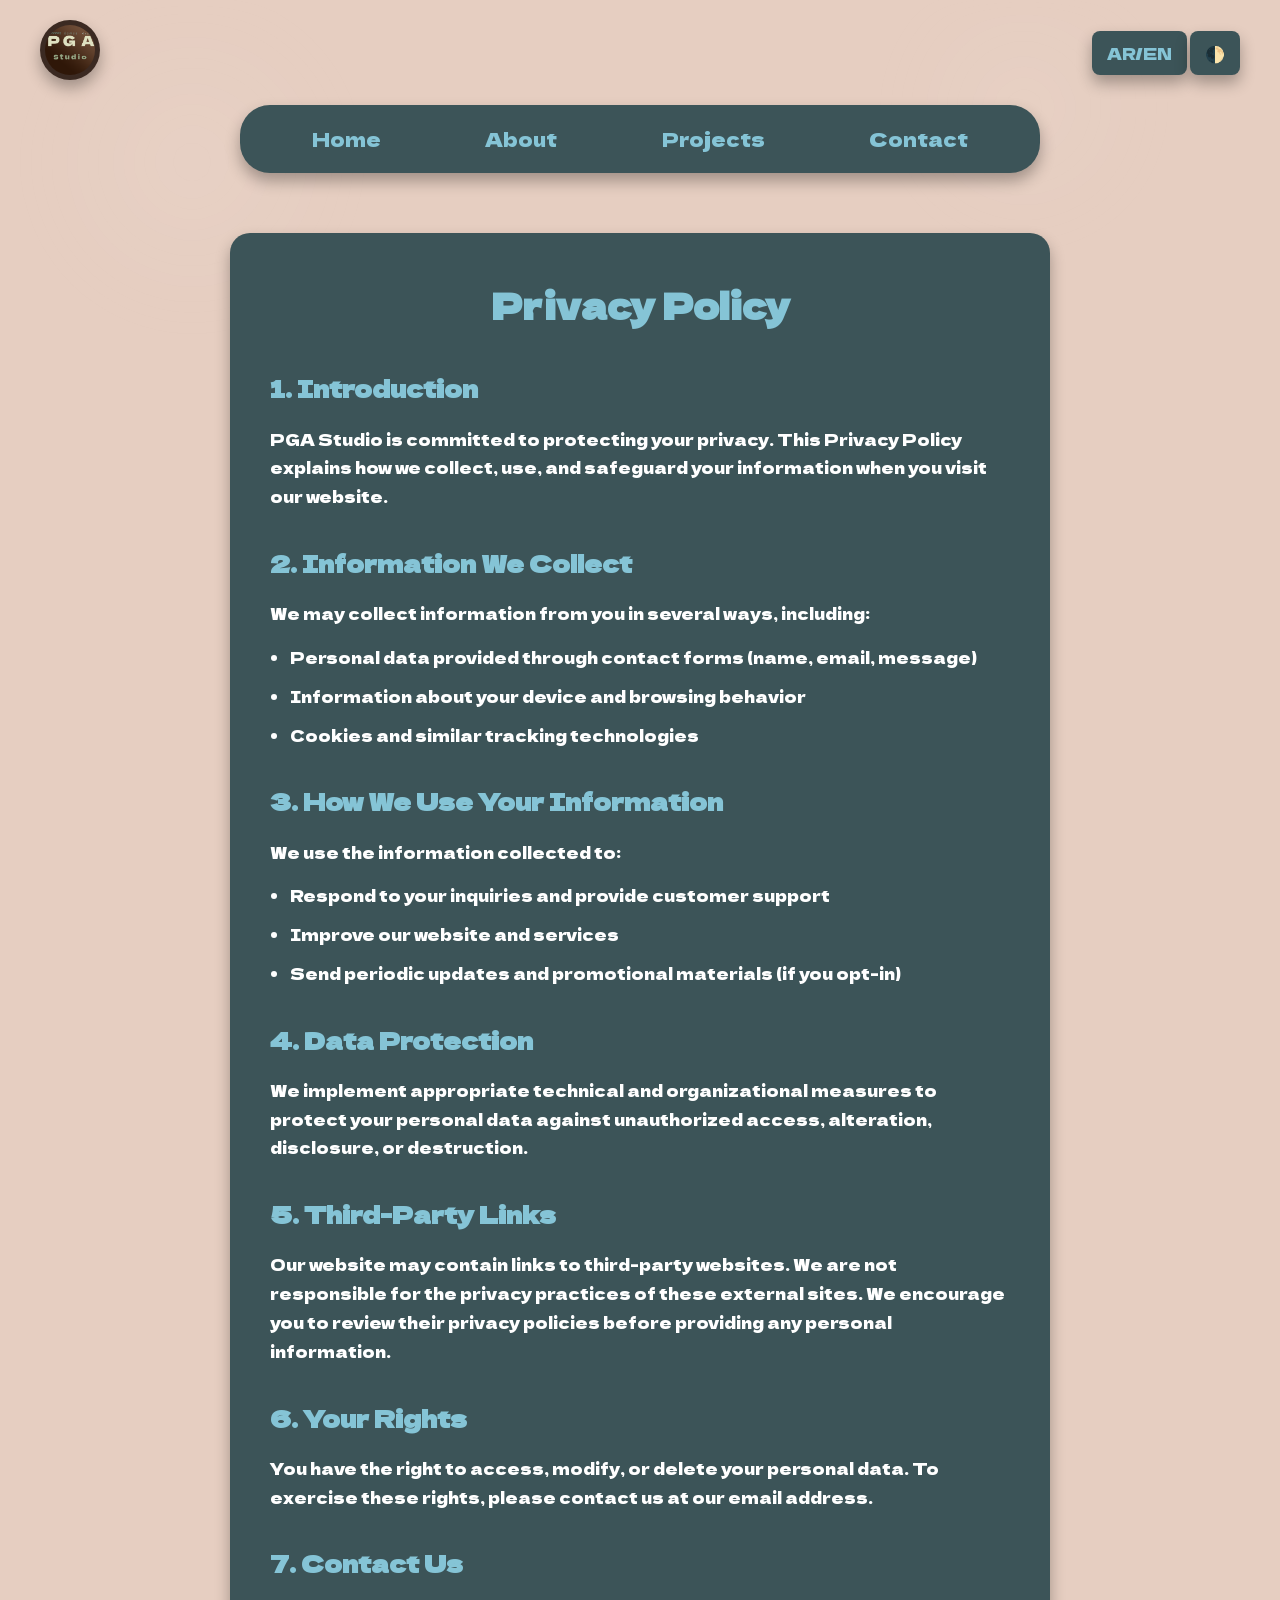
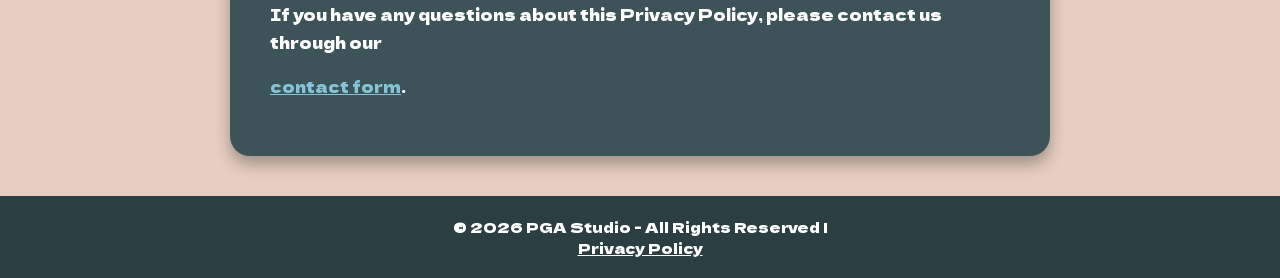
<file: privacy.html>
<!DOCTYPE html>
<html lang="en" dir="ltr">
<head>
    <meta charset="UTF-8">
    <meta name="viewport" content="width=device-width, initial-scale=1.0">
    <title>PGA Studio - Privacy Policy</title>
    <link rel="icon" href="pgap.png" type="image/png">
    <link href="https://fonts.googleapis.com/css2?family=Dela+Gothic+One&display=swap" rel="stylesheet">
    <link rel="stylesheet" href="style.css">
    <style>
        .privacy-main {
            flex: 1;
            padding: 40px;
            max-width: 900px;
            margin: 0 auto;
            width: 100%;
        }

        .privacy-content {
            background-color: var(--container-bg);
            padding: 40px;
            border-radius: 20px;
            box-shadow: var(--shadow);
            color: var(--text-secondary);
            line-height: 1.8;
        }

        .privacy-content h1 {
            color: var(--text-primary);
            font-size: 2.2rem;
            margin-bottom: 30px;
            text-align: center;
        }

        .privacy-content h2 {
            color: var(--text-primary);
            font-size: 1.5rem;
            margin-top: 30px;
            margin-bottom: 15px;
        }

        .privacy-content p, .privacy-content li {
            font-size: 1rem;
            margin-bottom: 15px;
            color: var(--text-secondary);
        }

        .privacy-content ul, .privacy-content ol {
            margin-left: 20px;
            margin-bottom: 20px;
        }

        .privacy-content li {
            margin-bottom: 10px;
        }

        [dir="rtl"] .privacy-content { text-align: right; }
        [dir="rtl"] .privacy-content ul,
        [dir="rtl"] .privacy-content ol { margin-right: 20px; margin-left: 0; }

        @media (max-width: 768px) {
            .privacy-main { padding: 20px; }
            .privacy-content { padding: 20px; }
            .privacy-content h1 { font-size: 1.8rem; }
        }
    </style>
</head>
<body class="light-mode">
    <header>
        <div class="top-controls">
            <div class="logo-area">
                <img src="pgap.png" alt="PGA Logo" class="clickable-asset header-logo" id="header-logo">
            </div>
            <div class="toggle-buttons">
                <button id="lang-toggle" class="btn-toggle">AR/EN</button>
                <button id="theme-toggle" class="btn-toggle">🌓</button>
            </div>
        </div>
        
        <nav>
            <ul id="nav-list">
                <li><a href="index.html" data-en="Home" data-ar="الرئيسية">Home</a></li>
                <li><a href="about.html" data-en="About" data-ar="حول">About</a></li>
                <li><a href="projects.html" data-en="Projects" data-ar="المشاريع">Projects</a></li>
                <li><a href="contact.html" data-en="Contact" data-ar="تواصل معنا">Contact</a></li>
                <div class="nav-indicator"></div>
            </ul>
        </nav>
    </header>

    <main class="privacy-main">
        <div class="privacy-content">
            <h1 data-en="Privacy Policy" data-ar="سياسة الخصوصية">Privacy Policy</h1>

            <h2 data-en="1. Introduction" data-ar="1. المقدمة">1. Introduction</h2>
            <p data-en="PGA Studio is committed to protecting your privacy. This Privacy Policy explains how we collect, use, and safeguard your information when you visit our website." data-ar="استوديو PGA ملتزم بحماية خصوصيتك. توضح سياسة الخصوصية هذه كيف نجمع معلوماتك ونستخدمها ونحافظ عليها عند زيارتك لموقعنا.">
                PGA Studio is committed to protecting your privacy. This Privacy Policy explains how we collect, use, and safeguard your information when you visit our website.
            </p>

            <h2 data-en="2. Information We Collect" data-ar="2. المعلومات التي نجمعها">2. Information We Collect</h2>
            <p data-en="We may collect information from you in several ways, including:" data-ar="قد نجمع المعلومات منك بعدة طرق، بما في ذلك:">
                We may collect information from you in several ways, including:
            </p>
            <ul>
                <li data-en="Personal data provided through contact forms (name, email, message)" data-ar="البيانات الشخصية المقدمة من خلال نماذج الاتصال (الاسم والبريد الإلكتروني والرسالة)">Personal data provided through contact forms (name, email, message)</li>
                <li data-en="Information about your device and browsing behavior" data-ar="معلومات عن جهازك وسلوك التصفح الخاص بك">Information about your device and browsing behavior</li>
                <li data-en="Cookies and similar tracking technologies" data-ar="ملفات تعريف الارتباط وتقنيات التتبع المماثلة">Cookies and similar tracking technologies</li>
            </ul>

            <h2 data-en="3. How We Use Your Information" data-ar="3. كيف نستخدم معلوماتك">3. How We Use Your Information</h2>
            <p data-en="We use the information collected to:" data-ar="نستخدم المعلومات المجمعة لـ:">
                We use the information collected to:
            </p>
            <ul>
                <li data-en="Respond to your inquiries and provide customer support" data-ar="الرد على استفساراتك وتقديم الدعم للعملاء">Respond to your inquiries and provide customer support</li>
                <li data-en="Improve our website and services" data-ar="تحسين موقعنا والخدمات الخاصة بنا">Improve our website and services</li>
                <li data-en="Send periodic updates and promotional materials (if you opt-in)" data-ar="إرسال تحديثات دورية ومواد ترويجية (إذا اخترت)">Send periodic updates and promotional materials (if you opt-in)</li>
            </ul>

            <h2 data-en="4. Data Protection" data-ar="4. حماية البيانات">4. Data Protection</h2>
            <p data-en="We implement appropriate technical and organizational measures to protect your personal data against unauthorized access, alteration, disclosure, or destruction." data-ar="نطبق تدابير تقنية وتنظيمية مناسبة لحماية بيانات الشخصية من الوصول غير المصرح به أو التعديل أو الكشف أو الحذف.">
                We implement appropriate technical and organizational measures to protect your personal data against unauthorized access, alteration, disclosure, or destruction.
            </p>

            <h2 data-en="5. Third-Party Links" data-ar="5. روابط الطرف الثالث">5. Third-Party Links</h2>
            <p data-en="Our website may contain links to third-party websites. We are not responsible for the privacy practices of these external sites. We encourage you to review their privacy policies before providing any personal information." data-ar="قد يحتوي موقعنا على روابط لمواقع ويب تابعة لطرف ثالث. نحن لا نتحمل مسؤولية ممارسات الخصوصية على هذه المواقع الخارجية. نشجعك على مراجعة سياساتهم قبل تقديم أي معلومات شخصية.">
                Our website may contain links to third-party websites. We are not responsible for the privacy practices of these external sites. We encourage you to review their privacy policies before providing any personal information.
            </p>

            <h2 data-en="6. Your Rights" data-ar="6. حقوقك">6. Your Rights</h2>
            <p data-en="You have the right to access, modify, or delete your personal data. To exercise these rights, please contact us at our email address." data-ar="لديك الحق في الوصول إلى بيانات الشخصية وتعديلها أو حذفها. لممارسة هذه الحقوق، يرجى الاتصال بنا عبر عنوان البريد الإلكتروني الخاص بنا.">
                You have the right to access, modify, or delete your personal data. To exercise these rights, please contact us at our email address.
            </p>

            <h2 data-en="7. Contact Us" data-ar="7. اتصل بنا">7. Contact Us</h2>
            <p data-en="If you have any questions about this Privacy Policy, please contact us through our " data-ar="إذا كان لديك أي أسئلة حول سياسة الخصوصية هذه، يرجى الاتصال بنا من خلال ">
                If you have any questions about this Privacy Policy, please contact us through our 
            </p>
            <p>
                <a href="contact.html" style="color: var(--text-primary); text-decoration: underline;" data-en="contact form" data-ar="نموذج الاتصال">contact form</a>.
            </p>
        </div>
    </main>

    <footer>
        <p data-en="© 2026 PGA Studio - All Rights Reserved | " data-ar="© 2026 PGA Studio - جميع الحقوق محفوظة | ">© 2026 PGA Studio - All Rights Reserved | </p>
        <p style="display: inline;"><a href="privacy.html" style="color: inherit; text-decoration: underline;" data-en="Privacy Policy" data-ar="سياسة الخصوصية">Privacy Policy</a></p>
    </footer>

    <script src="script.js"></script>
</body>
</html>
</file>
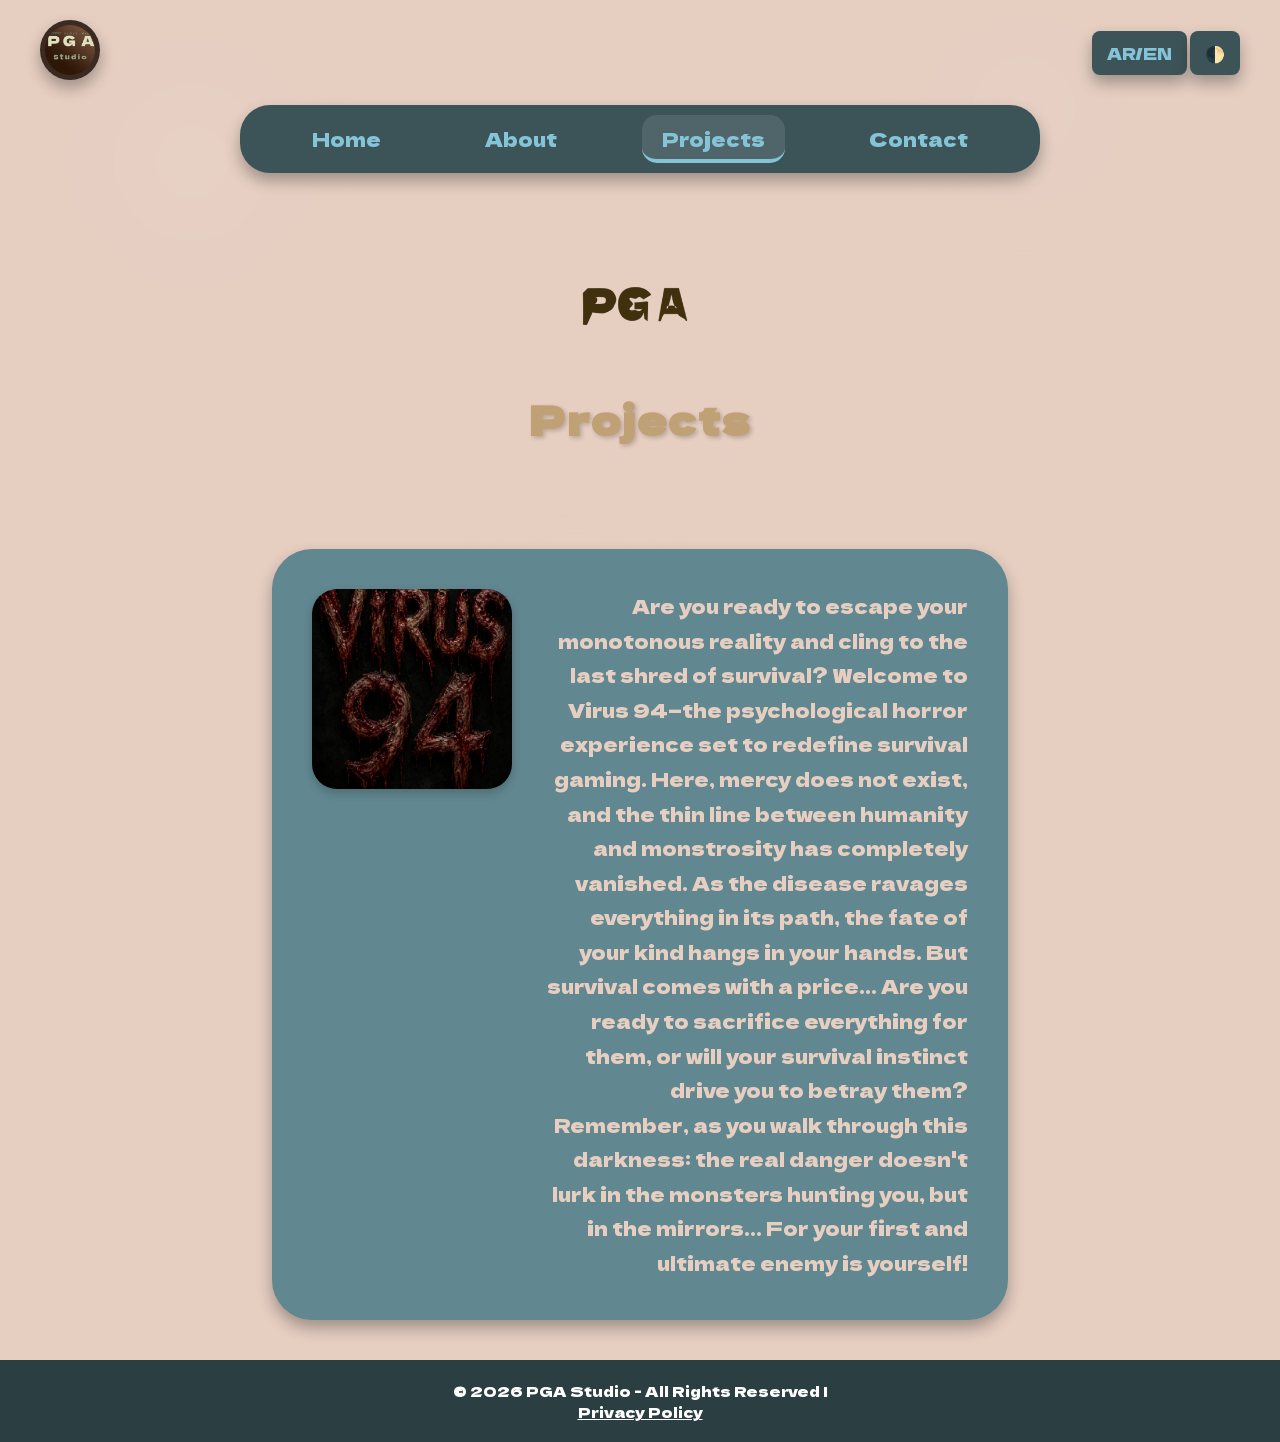
<file: projects.html>
<!DOCTYPE html>
<html lang="en" dir="ltr">
<head>
    <meta charset="UTF-8">
    <meta name="viewport" content="width=device-width, initial-scale=1.0">
    <title>PGA Studio - Projects</title>
    <link rel="icon" href="pgap.png" type="image/png">
    <link href="https://fonts.googleapis.com/css2?family=Dela+Gothic+One&display=swap" rel="stylesheet">
    
    <style>
        /* --- المتغيرات العامة (نفس الستايل السابق) --- */
        :root {
            --bg-color: #e6cec1; 
            --container-bg: #3c5458;
            --card-bg: #618790; /* لون أفتح قليلاً للبطاقة ليطابق الصورة المرفقة */
            --text-primary: #85c4d6;
            --text-card: #e6cec1; /* لون النص داخل البطاقة */
            --text-secondary: #ffffff;
            --highlight: #a288c9;
            --nav-bg: #3c5458;
            --footer-bg: #2b3e41;
            --shadow: 0 8px 15px rgba(0,0,0,0.3);
        }

        .dark-mode {
            --bg-color: #1a1a2e; 
            --container-bg: #16213e;
            --card-bg: #1f305e;
            --text-primary: #e94560;
            --text-card: #f0f0f0;
            --text-secondary: #f0f0f0;
            --highlight: #0f3460;
            --nav-bg: #0f3460;
            --footer-bg: #121212;
            --shadow: 0 8px 15px rgba(0,0,0,0.6);
        }

        * {
            margin: 0;
            padding: 0;
            box-sizing: border-box;
            font-family: "Dela Gothic One", sans-serif;
        }

        body {
            background-color: var(--bg-color);
            color: var(--text-secondary);
            transition: background-color 0.4s ease, color 0.4s ease;
            display: flex;
            flex-direction: column;
            min-height: 100vh;
            position: relative;
            overflow-x: hidden;
        }

        body::before,
        body::after {
            content: '';
            position: fixed;
            inset: 0;
            pointer-events: none;
            z-index: 0;
            transform: translateZ(0);
        }

        body::before {
            background-image:
                radial-gradient(circle at 15% 18%, rgba(255,255,255,0.14), transparent 14%),
                radial-gradient(circle at 80% 12%, rgba(255,255,255,0.12), transparent 12%),
                radial-gradient(circle at 45% 72%, rgba(255,255,255,0.08), transparent 18%);
            filter: blur(12px);
            opacity: 0.45;
            animation: drift-circles 24s ease-in-out infinite alternate;
        }

        body::after {
            background-image:
                radial-gradient(circle at 32% 82%, rgba(255,255,255,0.10), transparent 13%),
                radial-gradient(circle at 70% 42%, rgba(255,255,255,0.08), transparent 12%);
            filter: blur(16px);
            opacity: 0.28;
            animation: drift-circles 28s ease-in-out infinite alternate-reverse;
        }

        body > * {
            position: relative;
            z-index: 1;
        }

        @keyframes drift-circles {
            0% { transform: translateY(0) scale(1); }
            100% { transform: translateY(-18px) scale(1.02); }
        }

        /* --- Header & Navigation --- */
        header { padding: 20px 40px; }

        .top-controls {
            display: flex;
            justify-content: space-between;
            align-items: center;
            margin-bottom: 20px;
        }

        .header-logo {
            width: 60px;
            height: 60px;
            background-color: #3b2a22;
            border-radius: 50%;
            padding: 5px;
            cursor: pointer;
            box-shadow: var(--shadow);
            object-fit: cover;
        }

        .btn-toggle {
            background-color: var(--container-bg);
            color: var(--text-primary);
            border: none;
            padding: 10px 15px;
            border-radius: 8px;
            cursor: pointer;
            font-size: 1rem;
            box-shadow: var(--shadow);
            transition: transform 0.2s;
        }
        .btn-toggle:hover { transform: scale(1.05); }

        nav {
            background-color: var(--nav-bg);
            border-radius: 30px;
            padding: 10px 20px;
            box-shadow: var(--shadow);
            max-width: 800px;
            margin: 0 auto;
        }

        nav ul {
            list-style: none;
            display: flex;
            justify-content: space-around;
            position: relative;
        }

        nav a {
            text-decoration: none;
            color: var(--text-primary);
            font-size: 1.2rem;
            padding: 10px 20px;
            display: block;
            position: relative;
            z-index: 1;
        }

        .nav-indicator {
            position: absolute;
            bottom: 0;
            height: 100%;
            background-color: rgba(255, 255, 255, 0.1);
            border-bottom: 4px solid var(--text-primary);
            border-radius: 15px;
            z-index: 0;
            transition: all 0.4s cubic-bezier(0.25, 0.8, 0.25, 1);
        }

        /* --- تنسيقات صفحة المشاريع Projects --- */
        .projects-main {
            flex: 1;
            display: flex;
            flex-direction: column;
            align-items: center;
            padding: 40px;
            max-width: 1000px;
            margin: 0 auto;
            width: 100%;
        }

        /* ترويسة المشاريع (الشعار وكلمة Projects) */
        .projects-header {
            text-align: center;
            margin-bottom: 40px;
        }

        .projects-header img {
            max-width: 200px; /* شعار PGA المركزي */
            margin-bottom: 10px;
        }

        .projects-header h1 {
            color: #bfa175; /* لون مقارب للصورة */
            font-size: 2.5rem;
            letter-spacing: 2px;
            text-shadow: 2px 2px 4px rgba(0,0,0,0.2);
        }

        /* قسم اللعبة الفردية */
        .project-item {
            width: 100%;
            display: flex;
            flex-direction: column;
            align-items: center;
        }

        .project-title {
            color: var(--text-card); /* لون النص المائل للبيج */
            font-size: 2rem;
            margin-bottom: 15px;
            text-align: center;
        }

        /* بطاقة المشروع */
        .project-card {
            background-color: var(--card-bg);
            border-radius: 40px;
            padding: 40px;
            width: 80%;
            display: flex;
            align-items: flex-start;
            gap: 30px;
            box-shadow: var(--shadow);
        }

        /* صورة اللعبة (المربع الأبيض سابقاً) */
        .project-image {
            width: 200px;
            height: 200px;
            background-color: #ffffff; /* احتياطي في حال عدم تحميل الصورة */
            border-radius: 25px;
            object-fit: cover;
            flex-shrink: 0;
            box-shadow: 0 4px 10px rgba(0,0,0,0.2);
        }

        /* نصوص اللعبة داخل البطاقة */
        .project-text {
            color: var(--text-card);
            font-size: 1.2rem;
            line-height: 1.8;
            text-align: right; /* محاذاة النص داخل البطاقة كما في الصورة */
            word-wrap: break-word;
        }

        /* --- الاتجاهات RTL --- */
        [dir="rtl"] .project-text { text-align: left; }
        [dir="rtl"] .project-card { flex-direction: row-reverse; }

        /* Responsive للموبايل */
        @media (max-width: 768px) {
            nav ul { flex-direction: column; align-items: center; }
            .nav-indicator { display: none; }
            
            .project-card {
                flex-direction: column !important; /* ترتيب عمودي في الشاشات الصغيرة */
                align-items: center;
                padding: 30px 20px;
                width: 95%;
            }
            .project-text {
                text-align: center !important;
            }
        }

        footer {
            text-align: center;
            padding: 20px;
            background-color: var(--footer-bg);
            color: var(--text-secondary);
            font-size: 0.9rem;
            margin-top: auto;
        }
    </style>
</head>
<body class="light-mode">
    <header>
        <div class="top-controls">
            <div class="logo-area">
                <img src="pgap.png" alt="PGA Logo" class="header-logo">
            </div>
            <div class="toggle-buttons">
                <button id="lang-toggle" class="btn-toggle">AR/EN</button>
                <button id="theme-toggle" class="btn-toggle">🌓</button>
            </div>
        </div>
        
        <nav>
            <ul id="nav-list">
                <li><a href="index.html" data-en="Home" data-ar="الرئيسية">Home</a></li>
                <li><a href="about.html" data-en="About" data-ar="حول">About</a></li>
                <li><a href="projects.html" class="active" data-en="Projects" data-ar="المشاريع">Projects</a></li>
                <li><a href="contact.html" data-en="Contact" data-ar="تواصل معنا">Contact</a></li>
                <div class="nav-indicator"></div>
            </ul>
        </nav>
    </header>

    <main class="projects-main">
        <div class="projects-header">
            <img src="pga.png" alt="PGA Title Logo">
            <h1 data-en="Projects" data-ar="المشاريع">Projects</h1>
        </div>

        <div class="project-item">
            <h2 class="project-title" data-en="virus 94" data-ar="فايروس 94">virus 94</h2>
            
            <div class="project-card">
                <img src="virus94typeing.png" alt="Virus 94 Game" class="project-image">
                
                <div class="project-text">
<p data-en="Are you ready to escape your monotonous reality and cling to the last shred of survival?
Welcome to Virus 94—the psychological horror experience set to redefine survival gaming. Here, mercy does not exist, and the thin line between humanity and monstrosity has completely vanished. As the disease ravages everything in its path, the fate of your kind hangs in your hands. But survival comes with a price... Are you ready to sacrifice everything for them, or will your survival instinct drive you to betray them? Remember, as you walk through this darkness: the real danger doesn't lurk in the monsters hunting you, but in the mirrors... For your first and ultimate enemy is yourself!" 
   data-ar="هل أنت مستعد للهروب من واقعك الرتيب، والتشبث بآخر خيوط النجاة؟
مرحباً بك في Virus 94؛ التجربة النفسية المرعبة التي ستعيد تعريف ألعاب البقاء. هنا، لا توجد رحمة، والخطوط الفاصلة بين الإنسانية والوحشية قد تلاشت تماماً. المرض يجتاح كل شيء، ومصير بني جنسك معلق بين يديك. لكن البقاء له ثمن.. هل أنت مستعد للتضحية بكل شيء من أجلهم، أم أن غريزة البقاء ستدفعك لخيانتهم؟ تذكّر دائماً وأنت تسير في هذا الظلام: الخطر الحقيقي لا يكمن في الوحوش التي تطاردك، بل في المرايا.. فعدوك الأول والأخير هو أنت!">
Are you ready to escape your monotonous reality and cling to the last shred of survival?

Welcome to Virus 94—the psychological horror experience set to redefine survival gaming. Here, mercy does not exist, and the thin line between humanity and monstrosity has completely vanished. As the disease ravages everything in its path, the fate of your kind hangs in your hands. But survival comes with a price... Are you ready to sacrifice everything for them, or will your survival instinct drive you to betray them? Remember, as you walk through this darkness: the real danger doesn't lurk in the monsters hunting you, but in the mirrors... For your first and ultimate enemy is yourself!                    </p>
                </div>
            </div>
        </div>
    </main>

    <footer>
        <p data-en="© 2026 PGA Studio - All Rights Reserved | " data-ar="© 2026 PGA Studio - جميع الحقوق محفوظة | ">© 2026 PGA Studio - All Rights Reserved | </p>
        <p style="display: inline;"><a href="privacy.html" style="color: inherit; text-decoration: underline;" data-en="Privacy Policy" data-ar="سياسة الخصوصية">Privacy Policy</a></p>
    </footer>

    <script>
        document.addEventListener('DOMContentLoaded', () => {

            // --- 1. Navbar Active Animation ---
            const updateIndicator = () => {
                const activeLink = document.querySelector('nav a.active');
                const indicator = document.querySelector('.nav-indicator');
                
                if (activeLink && indicator) {
                    indicator.style.width = `${activeLink.offsetWidth}px`;
                    indicator.style.left = `${activeLink.offsetLeft}px`;
                }
            };

            updateIndicator();
            window.addEventListener('resize', updateIndicator);

            // --- 2. Theme Switcher ---
            const themeBtn = document.getElementById('theme-toggle');
            const body = document.body;

            if(localStorage.getItem('theme') === 'dark') {
                body.classList.replace('light-mode', 'dark-mode');
            }

            themeBtn.addEventListener('click', () => {
                if (body.classList.contains('light-mode')) {
                    body.classList.replace('light-mode', 'dark-mode');
                    localStorage.setItem('theme', 'dark');
                } else {
                    body.classList.replace('dark-mode', 'light-mode');
                    localStorage.setItem('theme', 'light');
                }
            });

            // --- 3. Language Switcher (Localization) ---
            const langBtn = document.getElementById('lang-toggle');
            const storedLang = localStorage.getItem('selectedLang');
            let currentLang = storedLang || document.documentElement.lang || 'en';

            const arabicLinkId = 'arabic-fonts';
            const ensureArabicFont = (enable) => {
                if (enable) {
                    if (!document.getElementById(arabicLinkId)) {
                        const link = document.createElement('link');
                        link.id = arabicLinkId;
                        link.rel = 'stylesheet';
                        link.href = 'fonts.css';
                        document.head.appendChild(link);
                    }
                } else {
                    const existing = document.getElementById(arabicLinkId);
                    if (existing) existing.remove();
                }
            };

            const setLanguage = (lang) => {
                currentLang = lang;
                document.documentElement.lang = lang;
                document.documentElement.dir = lang === 'ar' ? 'rtl' : 'ltr';
                document.querySelectorAll('[data-en][data-ar]').forEach(el => {
                    el.innerHTML = el.getAttribute(`data-${lang}`);
                });
                ensureArabicFont(lang === 'ar');
                localStorage.setItem('selectedLang', lang);
                setTimeout(updateIndicator, 50);
            };

            setLanguage(currentLang);

            langBtn.addEventListener('click', () => {
                setLanguage(currentLang === 'en' ? 'ar' : 'en');
            });
        });
    </script>
</body>
</html>
</file>
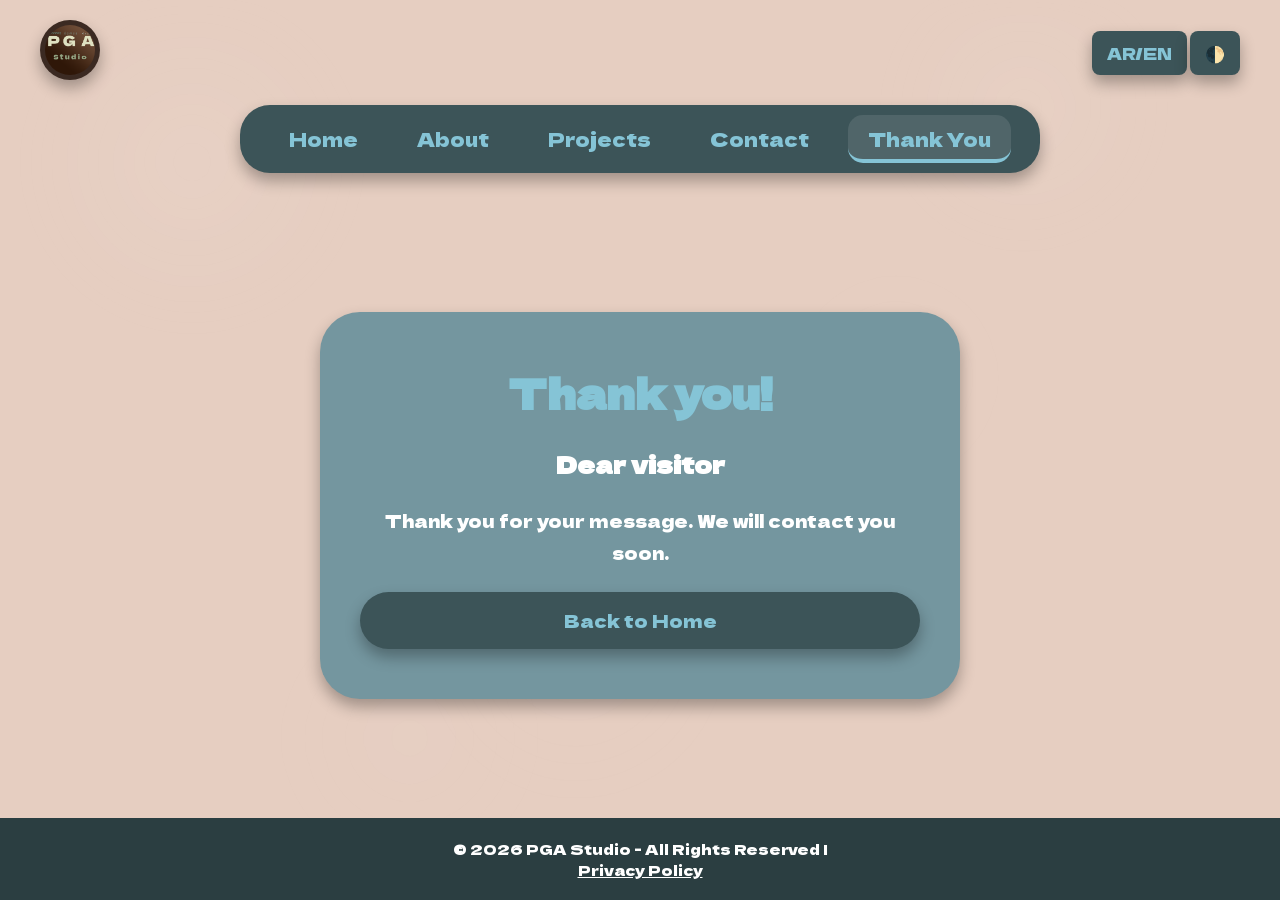
<file: thx.html>
﻿<!DOCTYPE html>
<html lang="en" dir="ltr">
<head>
    <meta charset="UTF-8">
    <meta name="viewport" content="width=device-width, initial-scale=1.0">
    <title>PGA Studio - Thank You</title>
    <link rel="icon" href="pgap.png" type="image/png">
    <link href="https://fonts.googleapis.com/css2?family=Dela+Gothic+One&display=swap" rel="stylesheet">
    <style>
        :root {
            --bg-color: #e6cec1;
            --container-bg: #3c5458;
            --form-bg: #74969f;
            --text-primary: #85c4d6;
            --text-secondary: #ffffff;
            --input-text: #111111;
            --highlight: #a288c9;
            --nav-bg: #3c5458;
            --footer-bg: #2b3e41;
            --shadow: 0 8px 15px rgba(0,0,0,0.3);
        }

        .dark-mode {
            --bg-color: #1a1a2e;
            --container-bg: #16213e;
            --form-bg: #2a4158;
            --text-primary: #e94560;
            --text-secondary: #f0f0f0;
            --input-text: #111111;
            --highlight: #0f3460;
            --nav-bg: #0f3460;
            --footer-bg: #121212;
            --shadow: 0 8px 15px rgba(0,0,0,0.6);
        }

        * {
            margin: 0;
            padding: 0;
            box-sizing: border-box;
            font-family: 'Dela Gothic One', sans-serif;
        }

        body {
            background-color: var(--bg-color);
            color: var(--text-secondary);
            transition: background-color 0.4s ease, color 0.4s ease;
            display: flex;
            flex-direction: column;
            min-height: 100vh;
            position: relative;
            overflow-x: hidden;
        }

        body::before,
        body::after {
            content: '';
            position: fixed;
            inset: 0;
            pointer-events: none;
            z-index: 0;
            transform: translateZ(0);
        }

        body::before {
            background-image:
                radial-gradient(circle at 15% 18%, rgba(255,255,255,0.14), transparent 14%),
                radial-gradient(circle at 80% 12%, rgba(255,255,255,0.12), transparent 12%),
                radial-gradient(circle at 45% 72%, rgba(255,255,255,0.08), transparent 18%);
            filter: blur(12px);
            opacity: 0.45;
            animation: drift-circles 24s ease-in-out infinite alternate;
        }

        body::after {
            background-image:
                radial-gradient(circle at 32% 82%, rgba(255,255,255,0.10), transparent 13%),
                radial-gradient(circle at 70% 42%, rgba(255,255,255,0.08), transparent 12%);
            filter: blur(16px);
            opacity: 0.28;
            animation: drift-circles 28s ease-in-out infinite alternate-reverse;
        }

        body > * {
            position: relative;
            z-index: 1;
        }

        @keyframes drift-circles {
            0% { transform: translateY(0) scale(1); }
            100% { transform: translateY(-18px) scale(1.02); }
        }

        header { padding: 20px 40px; }

        .top-controls {
            display: flex;
            justify-content: space-between;
            align-items: center;
            margin-bottom: 20px;
        }

        .header-logo {
            width: 60px;
            height: 60px;
            background-color: #3b2a22;
            border-radius: 50%;
            padding: 5px;
            cursor: pointer;
            box-shadow: var(--shadow);
            object-fit: cover;
        }

        .btn-toggle {
            background-color: var(--container-bg);
            color: var(--text-primary);
            border: none;
            padding: 10px 15px;
            border-radius: 8px;
            cursor: pointer;
            font-size: 1rem;
            box-shadow: var(--shadow);
            transition: transform 0.2s;
        }

        .btn-toggle:hover { transform: scale(1.05); }

        nav {
            background-color: var(--nav-bg);
            border-radius: 30px;
            padding: 10px 20px;
            box-shadow: var(--shadow);
            max-width: 800px;
            margin: 0 auto;
        }

        nav ul {
            list-style: none;
            display: flex;
            justify-content: space-around;
            position: relative;
        }

        nav a {
            text-decoration: none;
            color: var(--text-primary);
            font-size: 1.2rem;
            padding: 10px 20px;
            display: block;
            position: relative;
            z-index: 1;
        }

        .nav-indicator {
            position: absolute;
            bottom: 0;
            height: 100%;
            background-color: rgba(255, 255, 255, 0.1);
            border-bottom: 4px solid var(--text-primary);
            border-radius: 15px;
            z-index: 0;
            transition: all 0.4s cubic-bezier(0.25, 0.8, 0.25, 1);
        }

        .thx-main {
            flex: 1;
            display: flex;
            justify-content: center;
            align-items: center;
            padding: 40px;
            width: 100%;
            max-width: 1200px;
            margin: 0 auto;
        }

        .thx-card {
            background-color: var(--form-bg);
            padding: 50px 40px;
            border-radius: 40px;
            box-shadow: var(--shadow);
            width: 100%;
            max-width: 640px;
            display: flex;
            flex-direction: column;
            gap: 24px;
            text-align: center;
        }

        .thx-card h1 {
            font-size: 2.6rem;
            color: var(--text-primary);
        }

        .thx-card p {
            color: var(--text-secondary);
            font-size: 1.1rem;
            line-height: 1.8;
        }

        .result-name {
            font-size: 1.5rem;
            color: var(--text-secondary);
            font-weight: bold;
        }

        .home-btn {
            background-color: var(--container-bg);
            color: var(--text-primary);
            border: none;
            padding: 16px 36px;
            border-radius: 30px;
            font-size: 1.1rem;
            cursor: pointer;
            text-decoration: none;
            display: inline-block;
            box-shadow: var(--shadow);
            transition: transform 0.2s;
        }

        .home-btn:hover { transform: scale(1.05); }

        footer {
            text-align: center;
            padding: 20px;
            background-color: var(--footer-bg);
            color: var(--text-secondary);
            font-size: 0.9rem;
        }

        @media (max-width: 768px) {
            header { padding: 20px; }
            nav ul { flex-direction: column; align-items: center; }
            .nav-indicator { display: none; }
            .thx-main { padding: 20px; }
            .thx-card { padding: 30px 20px; }
        }
    </style>
</head>
<body class="light-mode">
    <header>
        <div class="top-controls">
            <div class="logo-area">
                <img src="pgap.png" alt="PGA Logo" class="header-logo">
            </div>
            <div class="toggle-buttons">
                <button id="lang-toggle" class="btn-toggle">AR/EN</button>
                <button id="theme-toggle" class="btn-toggle">🌓</button>
            </div>
        </div>

        <nav>
            <ul id="nav-list">
                <li><a href="index.html" data-en="Home" data-ar="الرئيسية">Home</a></li>
                <li><a href="about.html" data-en="About" data-ar="حول">About</a></li>
                <li><a href="projects.html" data-en="Projects" data-ar="المشاريع">Projects</a></li>
                <li><a href="contact.html" data-en="Contact" data-ar="تواصل معنا">Contact</a></li>
                <li><a href="thx.html" class="active" data-en="Thank You" data-ar="شكراً">Thank You</a></li>
                <div class="nav-indicator"></div>
            </ul>
        </nav>
    </header>

    <main class="thx-main">
        <section class="thx-card">
            <h1 data-en="Thank you!" data-ar="شكراً لك!">Thank you!</h1>
            <div class="result-name" id="senderName">Dear visitor</div>
            <p data-en="Thank you for your message. We will contact you soon." data-ar="شكراً لرسالتك. سنتواصل معك في وقت قريب.">Thank you for your message. We will contact you soon.</p>
            <a href="index.html" class="home-btn" data-en="Back to Home" data-ar="العودة إلى الرئيسية">Back to Home</a>
        </section>
    </main>

    <footer>
        <p data-en="© 2026 PGA Studio - All Rights Reserved | " data-ar="© 2026 PGA Studio - جميع الحقوق محفوظة | ">© 2026 PGA Studio - All Rights Reserved | </p>
        <p style="display: inline;"><a href="privacy.html" style="color: inherit; text-decoration: underline;" data-en="Privacy Policy" data-ar="سياسة الخصوصية">Privacy Policy</a></p>
    </footer>

    <script>
        const updateIndicator = () => {
            const activeLink = document.querySelector('nav a.active');
            const indicator = document.querySelector('.nav-indicator');
            if (activeLink && indicator) {
                indicator.style.width = `${activeLink.offsetWidth}px`;
                indicator.style.left = `${activeLink.offsetLeft}px`;
            }
        };

        window.addEventListener('load', updateIndicator);
        window.addEventListener('resize', updateIndicator);

        const themeBtn = document.getElementById('theme-toggle');
        const langBtn = document.getElementById('lang-toggle');
        const body = document.body;
        const senderName = document.getElementById('senderName');
        const storedLang = localStorage.getItem('selectedLang');
        let currentLang = storedLang || document.documentElement.lang || 'en';

        const arabicLinkId = 'arabic-fonts';
        const ensureArabicFont = (enable) => {
            if (enable) {
                if (!document.getElementById(arabicLinkId)) {
                    const link = document.createElement('link');
                    link.id = arabicLinkId;
                    link.rel = 'stylesheet';
                    link.href = 'fonts.css';
                    document.head.appendChild(link);
                }
            } else {
                const existing = document.getElementById(arabicLinkId);
                if (existing) existing.remove();
            }
        };

        const updateSenderName = () => {
            const params = new URLSearchParams(window.location.search);
            const name = params.get('name');
            if (name) {
                senderName.textContent = name;
            } else {
                senderName.textContent = currentLang === 'ar' ? 'عزيزي الزائر' : 'Dear visitor';
            }
        };

        const setLanguage = (lang) => {
            currentLang = lang;
            document.documentElement.lang = lang;
            document.documentElement.dir = lang === 'ar' ? 'rtl' : 'ltr';
            document.querySelectorAll('[data-en][data-ar]').forEach(el => {
                el.innerHTML = el.getAttribute(`data-${lang}`);
            });
            ensureArabicFont(lang === 'ar');
            localStorage.setItem('selectedLang', lang);
            updateSenderName();
            updateIndicator();
        };

        setLanguage(currentLang);

        if (localStorage.getItem('theme') === 'dark') {
            body.classList.replace('light-mode', 'dark-mode');
        }

        themeBtn.addEventListener('click', () => {
            if (body.classList.contains('light-mode')) {
                body.classList.replace('light-mode', 'dark-mode');
                localStorage.setItem('theme', 'dark');
            } else {
                body.classList.replace('dark-mode', 'light-mode');
                localStorage.setItem('theme', 'light');
            }
        });

        langBtn.addEventListener('click', () => {
            setLanguage(currentLang === 'en' ? 'ar' : 'en');
        });
    </script>
</body>
</html>
</file>
<file: style.css>
/* --- Global Variables & Theming --- */
:root {
    /* مستوحاة من الصورة (الوضع الفاتح) */
    --bg-color: #e6cec1; 
    --container-bg: #3c5458;
    --text-primary: #85c4d6;
    --text-secondary: #ffffff;
    --highlight: #a288c9;
    --nav-bg: #3c5458;
    --footer-bg: #2b3e41;
    --btn-bg: #3c5458;
    --shadow: 0 8px 15px rgba(0,0,0,0.3);
}

.dark-mode {
    --bg-color: #1a1a2e; 
    --container-bg: #16213e;
    --text-primary: #e94560;
    --text-secondary: #f0f0f0;
    --highlight: #0f3460;
    --nav-bg: #0f3460;
    --footer-bg: #121212;
    --btn-bg: #3f131a;
    --shadow: 0 8px 15px rgba(0,0,0,0.6);
}

* {
    margin: 0;
    padding: 0;
    box-sizing: border-box;
    font-family: "Dela Gothic One", sans-serif;
}

body {
    background-color: var(--bg-color);
    color: var(--text-secondary);
    transition: background-color 0.4s ease, color 0.4s ease;
    display: flex;
    flex-direction: column;
    min-height: 100vh;
    position: relative;
    overflow-x: hidden;
}

body::before,
body::after {
    content: '';
    position: fixed;
    inset: 0;
    pointer-events: none;
    z-index: 0;
    transform: translateZ(0);
}

body::before {
    background-image:
        radial-gradient(circle at 15% 18%, rgba(255,255,255,0.14), transparent 14%),
        radial-gradient(circle at 80% 12%, rgba(255,255,255,0.12), transparent 12%),
        radial-gradient(circle at 45% 72%, rgba(255,255,255,0.08), transparent 18%);
    filter: blur(12px);
    opacity: 0.45;
    animation: drift-circles 24s ease-in-out infinite alternate;
}

body::after {
    background-image:
        radial-gradient(circle at 32% 82%, rgba(255,255,255,0.10), transparent 13%),
        radial-gradient(circle at 70% 42%, rgba(255,255,255,0.08), transparent 12%);
    filter: blur(16px);
    opacity: 0.28;
    animation: drift-circles 28s ease-in-out infinite alternate-reverse;
}

body > * {
    position: relative;
    z-index: 1;
}

@keyframes drift-circles {
    0% { transform: translateY(0) scale(1); }
    100% { transform: translateY(-18px) scale(1.02); }
}

/* --- Header & Navigation --- */
header {
    padding: 20px 40px;
}

.top-controls {
    display: flex;
    justify-content: space-between;
    align-items: center;
    margin-bottom: 20px;
}

.header-logo {
    width: 60px;
    height: 60px;
    background-color: #3b2a22;
    border-radius: 50%;
    padding: 5px;
    cursor: pointer;
    box-shadow: var(--shadow);
    object-fit: cover;
}

.btn-toggle {
    background-color: var(--container-bg);
    color: var(--text-primary);
    border: none;
    padding: 10px 15px;
    border-radius: 8px;
    cursor: pointer;
    font-size: 1rem;
    box-shadow: var(--shadow);
    transition: transform 0.2s;
}
.btn-toggle:hover { transform: scale(1.05); }

nav {
    background-color: var(--nav-bg);
    border-radius: 30px;
    padding: 10px 20px;
    box-shadow: var(--shadow);
    max-width: 800px;
    margin: 0 auto;
}

nav ul {
    list-style: none;
    display: flex;
    justify-content: space-around;
    position: relative;
}

nav a {
    text-decoration: none;
    color: var(--text-primary);
    font-size: 1.2rem;
    padding: 10px 20px;
    display: block;
    position: relative;
    z-index: 1;
}

/* Nav Active Indicator */
.nav-indicator {
    position: absolute;
    bottom: 0;
    height: 100%;
    background-color: rgba(255, 255, 255, 0.1);
    border-bottom: 4px solid var(--text-primary);
    border-radius: 15px;
    z-index: 0;
    transition: all 0.4s cubic-bezier(0.25, 0.8, 0.25, 1);
}

/* --- Main Home Layout --- */
.home-main {
    flex: 1;
    display: flex;
    justify-content: space-between;
    align-items: center;
    padding: 40px;
    gap: 40px;
    max-width: 1200px;
    margin: 0 auto;
}

.content-box {
    background-color: var(--container-bg);
    padding: 40px;
    border-radius: 20px;
    box-shadow: var(--shadow);
    flex: 1;
}

.content-box h1 {
    color: var(--text-primary);
    font-size: 2.5rem;
    margin-bottom: 20px;
    line-height: 1.3;
}

.highlight-purple {
    color: var(--highlight);
}

.content-box p {
    font-size: 1.1rem;
    margin-bottom: 20px;
    line-height: 1.6;
}

.action-area {
    text-align: center;
    margin-top: 30px;
}

.btn-more {
    display: inline-block;
    background-color: var(--btn-bg);
    color: var(--text-primary);
    text-decoration: none;
    padding: 15px 40px;
    font-size: 1.5rem;
    border-radius: 20px;
    box-shadow: 0 10px 15px rgba(0,0,0,0.4);
    transition: transform 0.3s, box-shadow 0.3s;
}

.btn-more:hover {
    transform: translateY(-5px);
    box-shadow: 0 15px 20px rgba(0,0,0,0.5);
}

.image-box {
    flex: 1;
    display: flex;
    justify-content: center;
}

.main-image {
    max-width: 100%;
    height: auto;
    cursor: pointer;
    transition: transform 0.3s;
}
.main-image:hover { transform: scale(1.05); }

/* --- Footer --- */
footer {
    text-align: center;
    padding: 20px;
    background-color: var(--footer-bg);
    color: var(--text-secondary);
    font-size: 0.9rem;
}

/* --- Bottom Sheet Modal --- */
.bottom-sheet-overlay {
    position: fixed;
    top: 0; left: 0; width: 100%; height: 100%;
    background: rgba(0,0,0,0.6);
    display: flex;
    align-items: flex-end;
    opacity: 0;
    pointer-events: none;
    transition: opacity 0.4s ease;
    z-index: 1000;
}

.bottom-sheet-overlay.show {
    opacity: 1;
    pointer-events: auto;
}

.sheet-content {
    background-color: var(--container-bg);
    width: 100%;
    padding: 40px;
    border-radius: 30px 30px 0 0;
    transform: translateY(100%);
    transition: transform 0.4s cubic-bezier(0.25, 0.8, 0.25, 1);
    position: relative;
    box-shadow: 0 -10px 20px rgba(0,0,0,0.3);
}

.bottom-sheet-overlay.show .sheet-content {
    transform: translateY(0);
}

.close-sheet {
    position: absolute;
    top: 20px; right: 30px;
    background: none; border: none;
    color: var(--text-primary);
    font-size: 2rem; cursor: pointer;
}

/* --- RTL adjustments --- */
[dir="rtl"] .close-sheet { right: auto; left: 30px; }
[dir="rtl"] .content-box { text-align: right; }

/* Responsive */
@media (max-width: 768px) {
    .home-main { flex-direction: column; text-align: center; }
    [dir="rtl"] .content-box { text-align: center; }
    nav ul { flex-direction: column; align-items: center; }
    .nav-indicator { display: none; } /* إخفاء المؤشر في الموبايل لتسهيل العرض */
}
</file>
